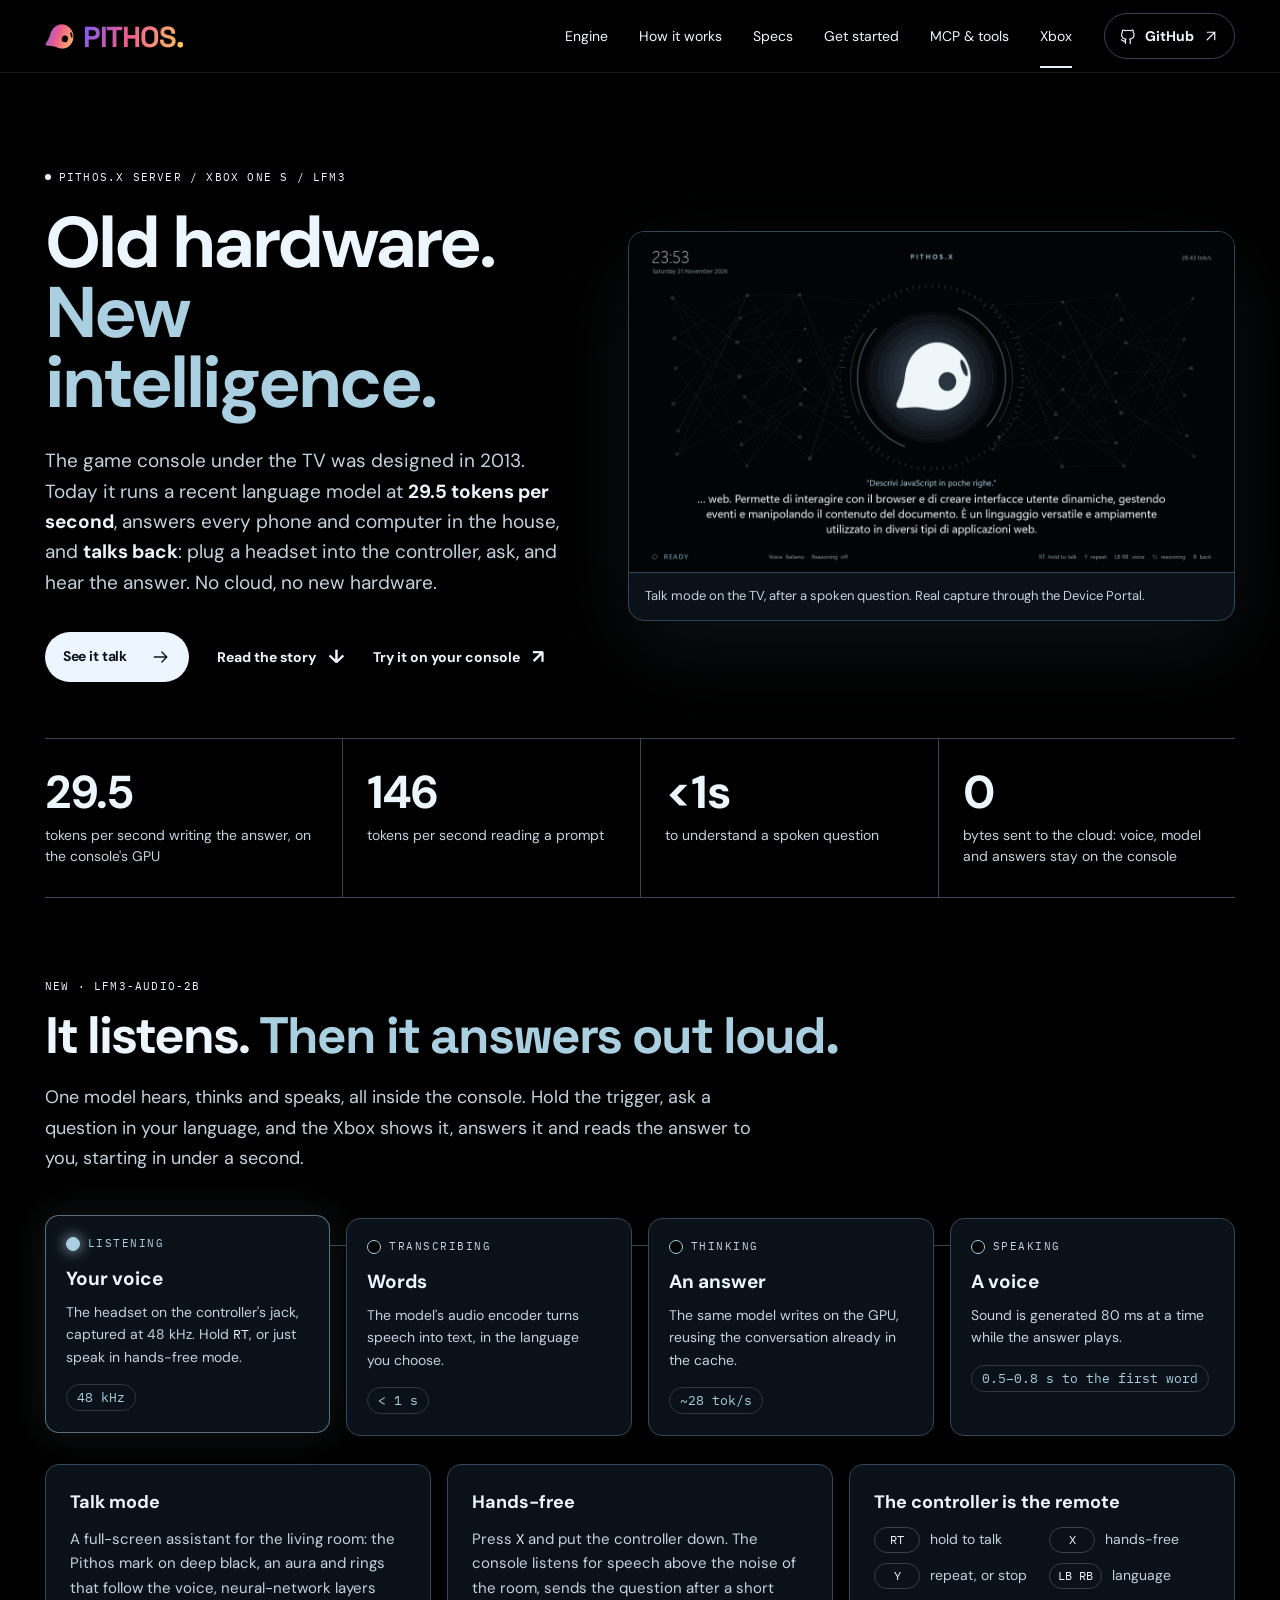
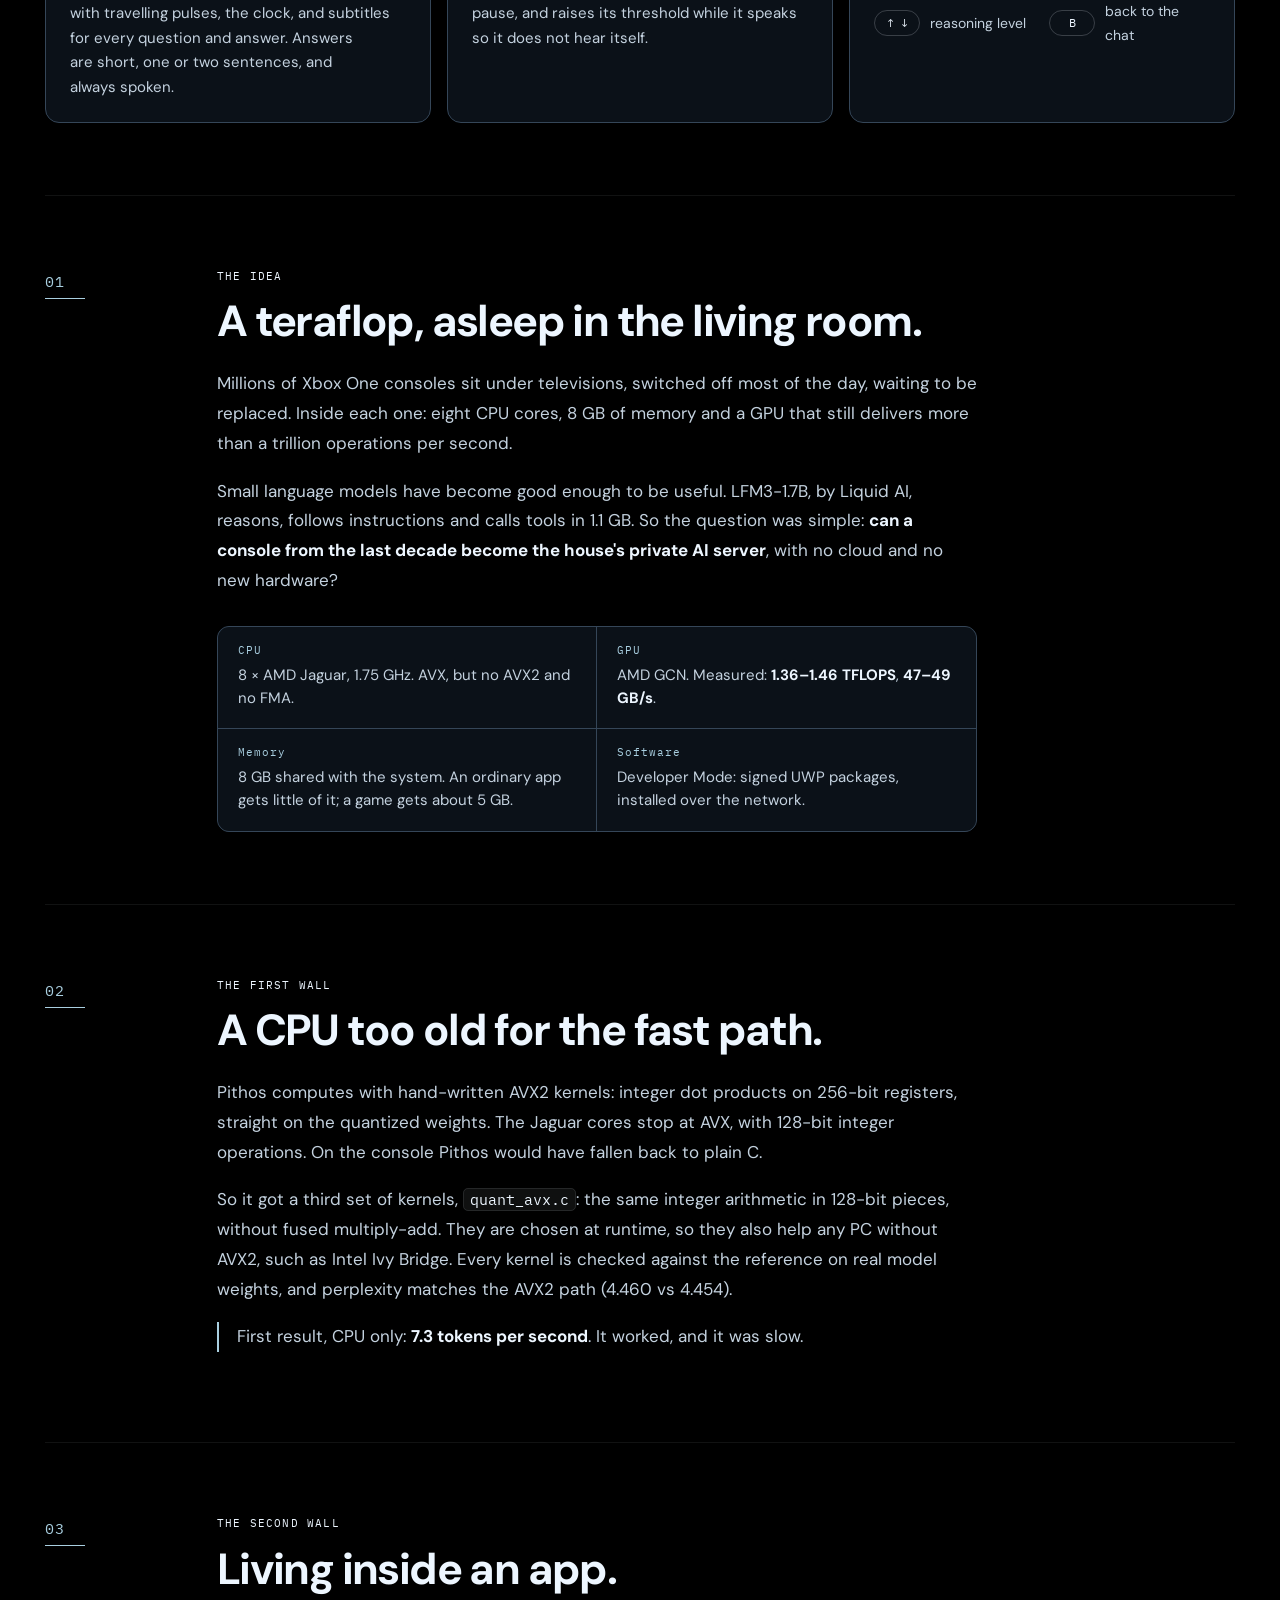
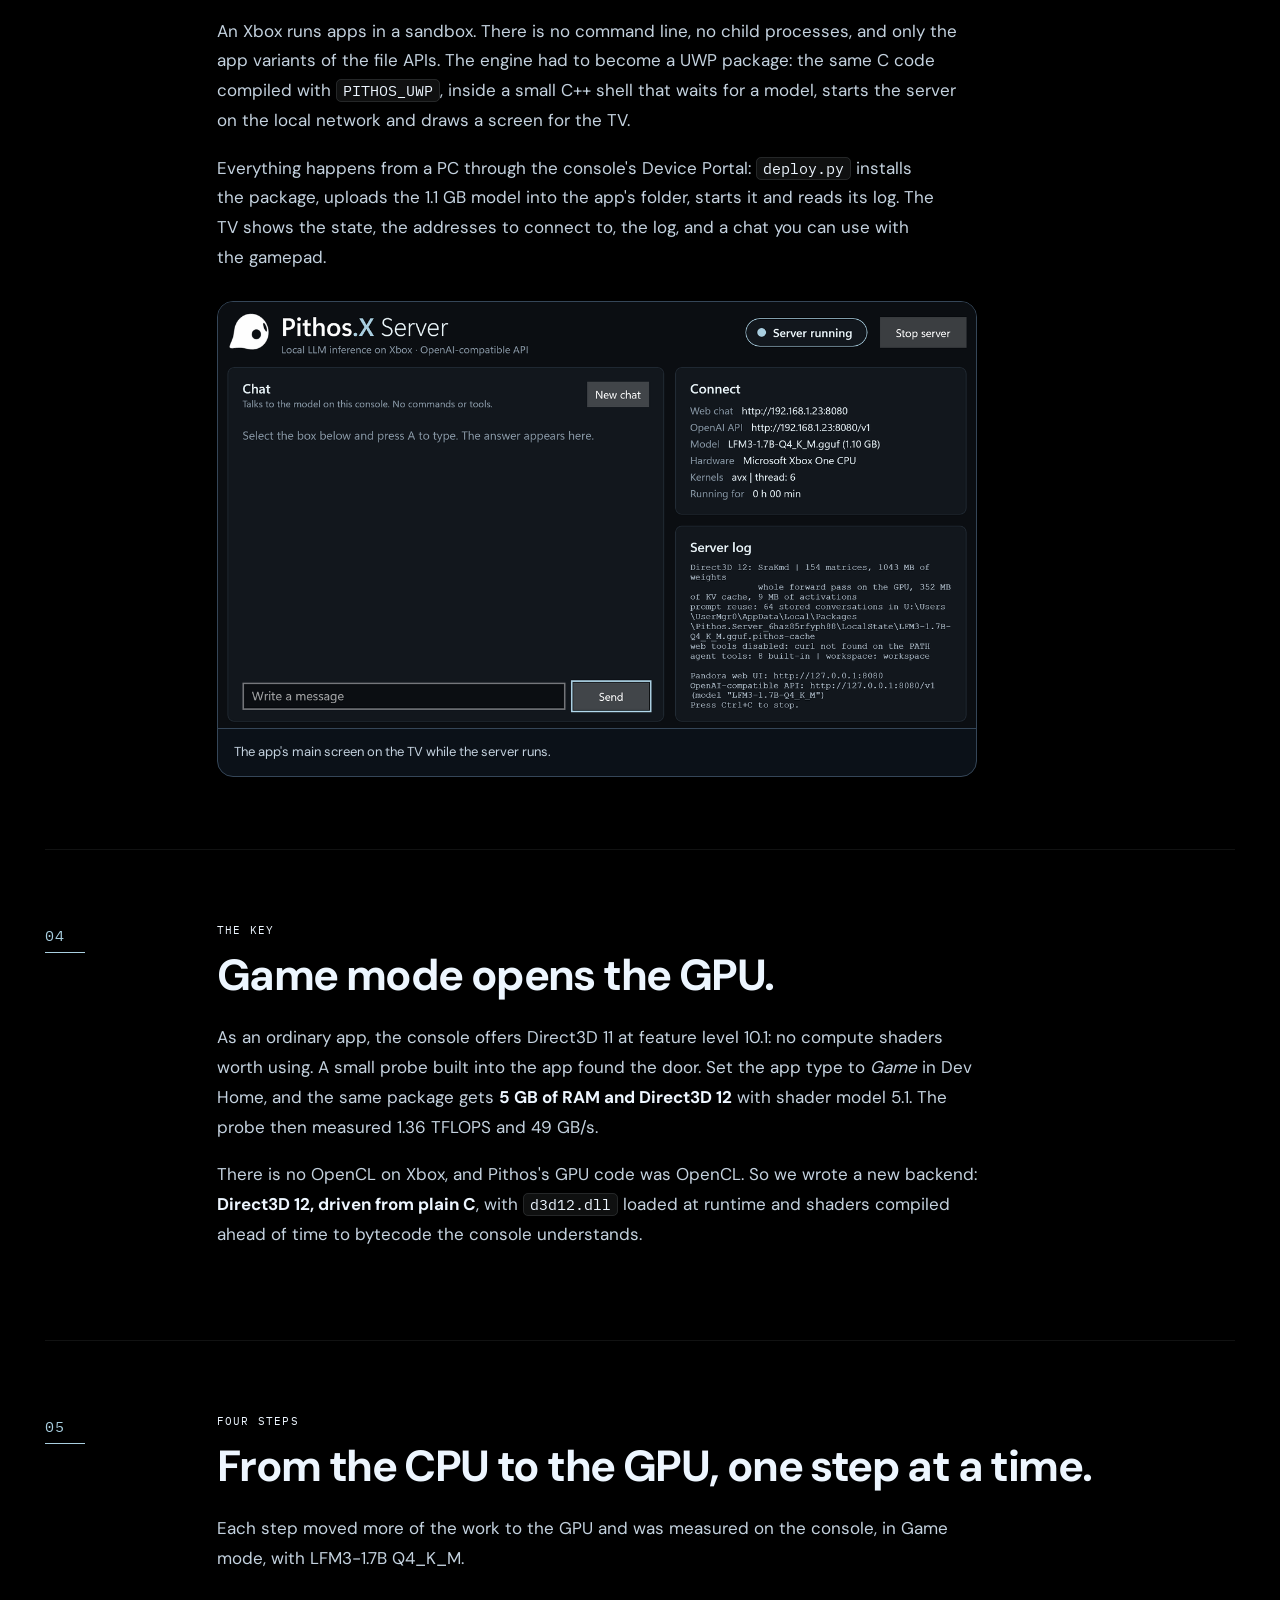
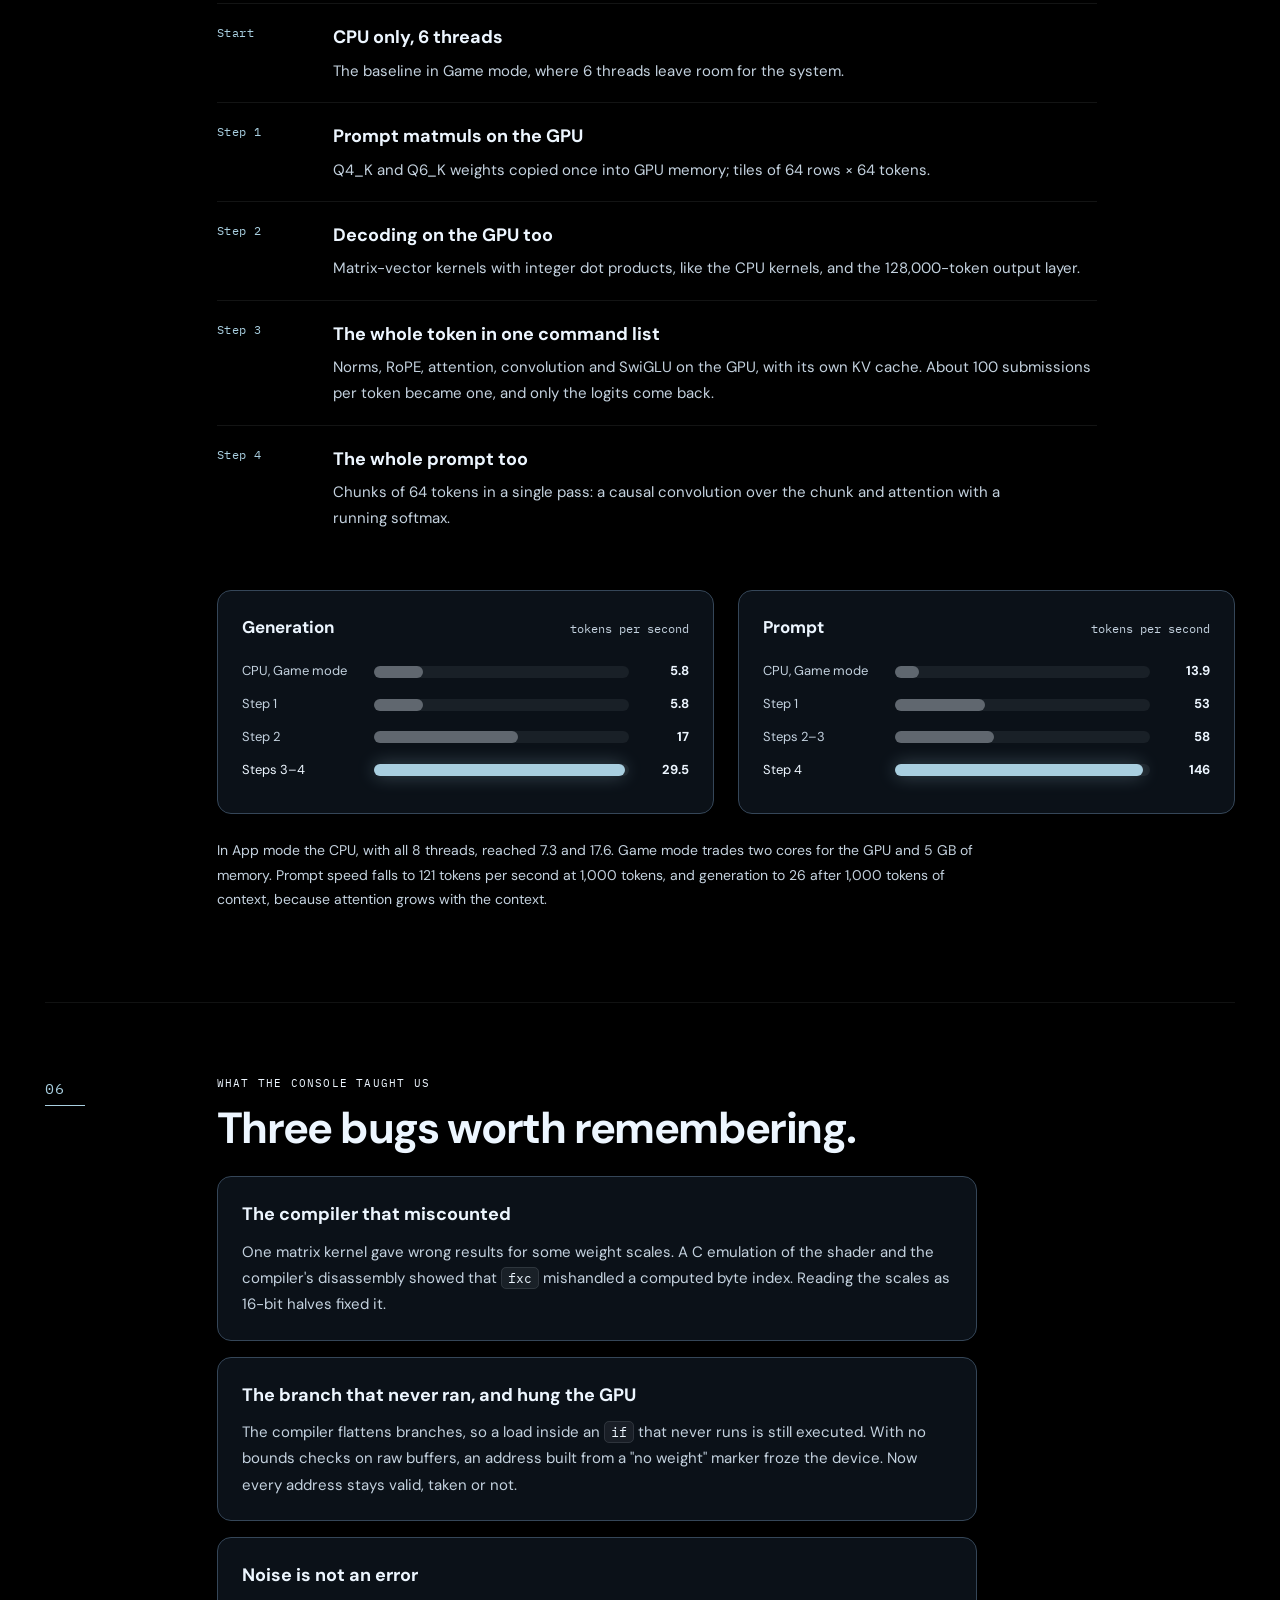
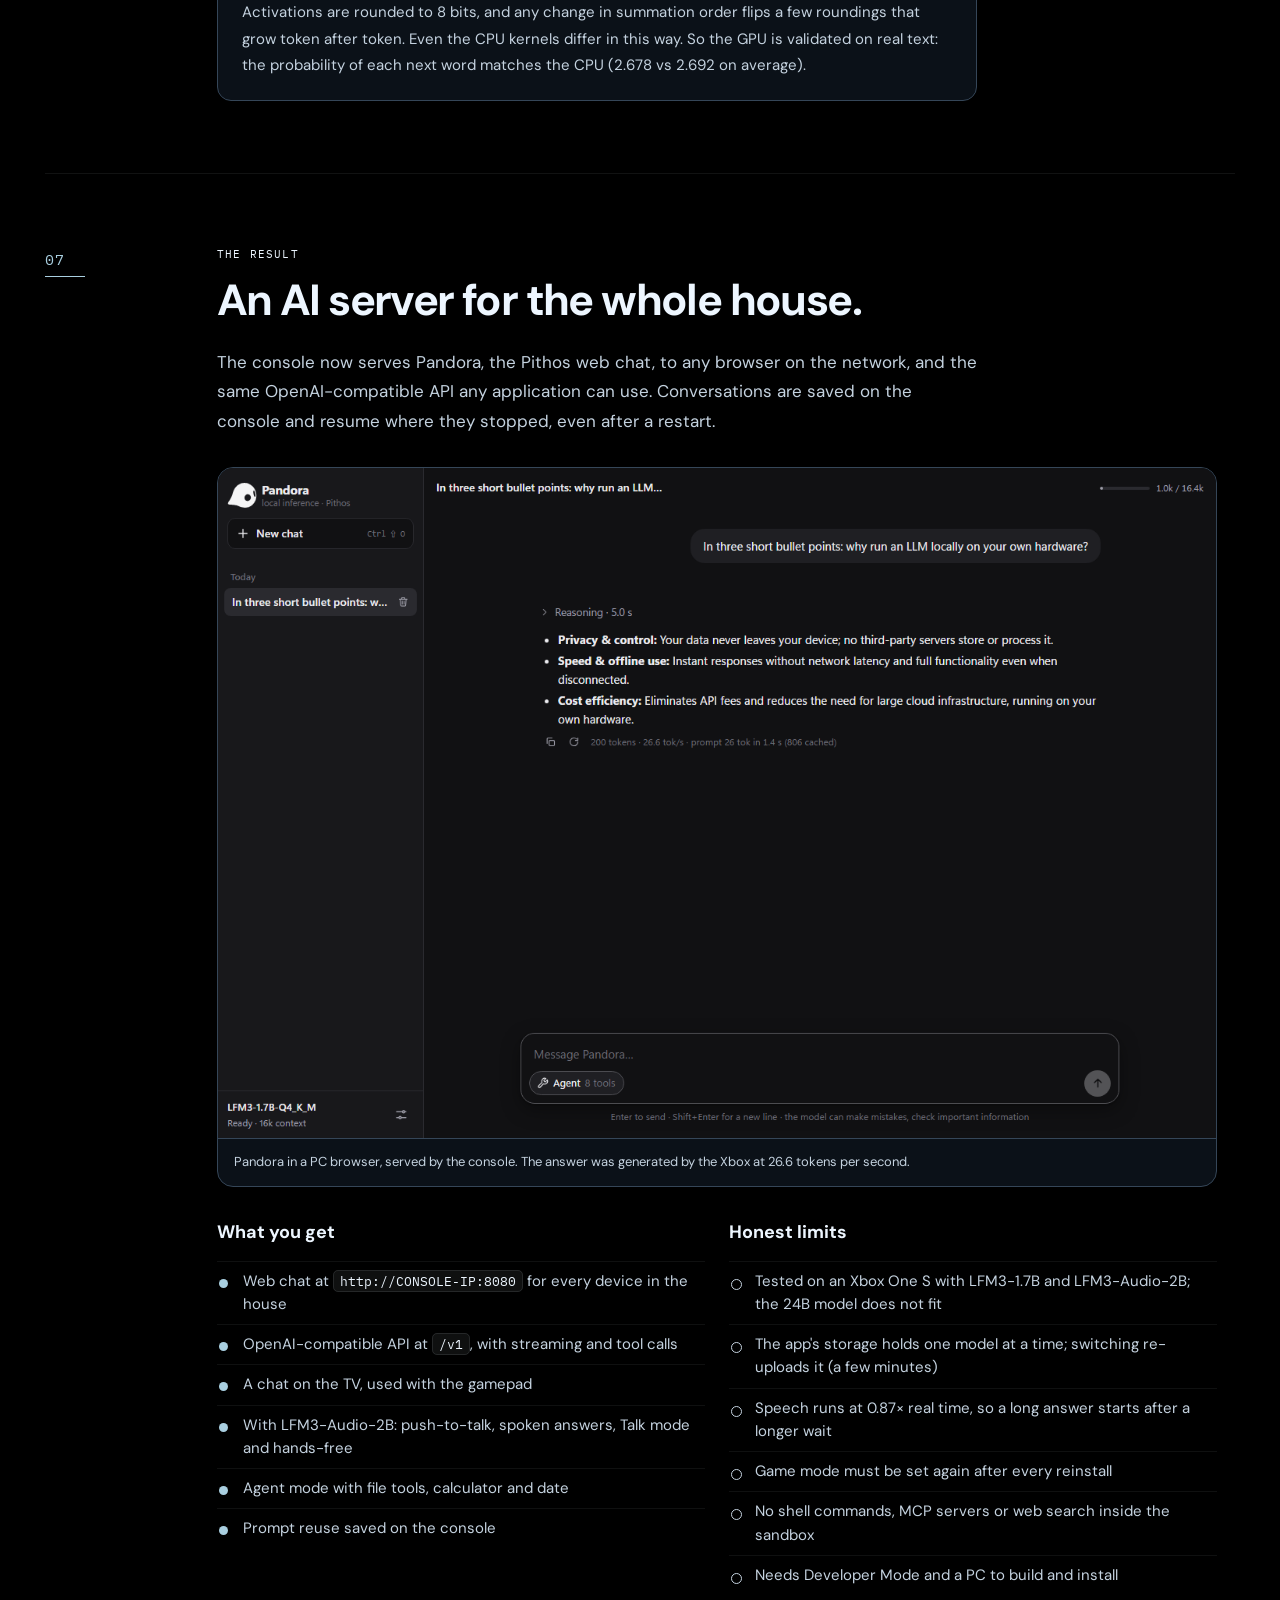
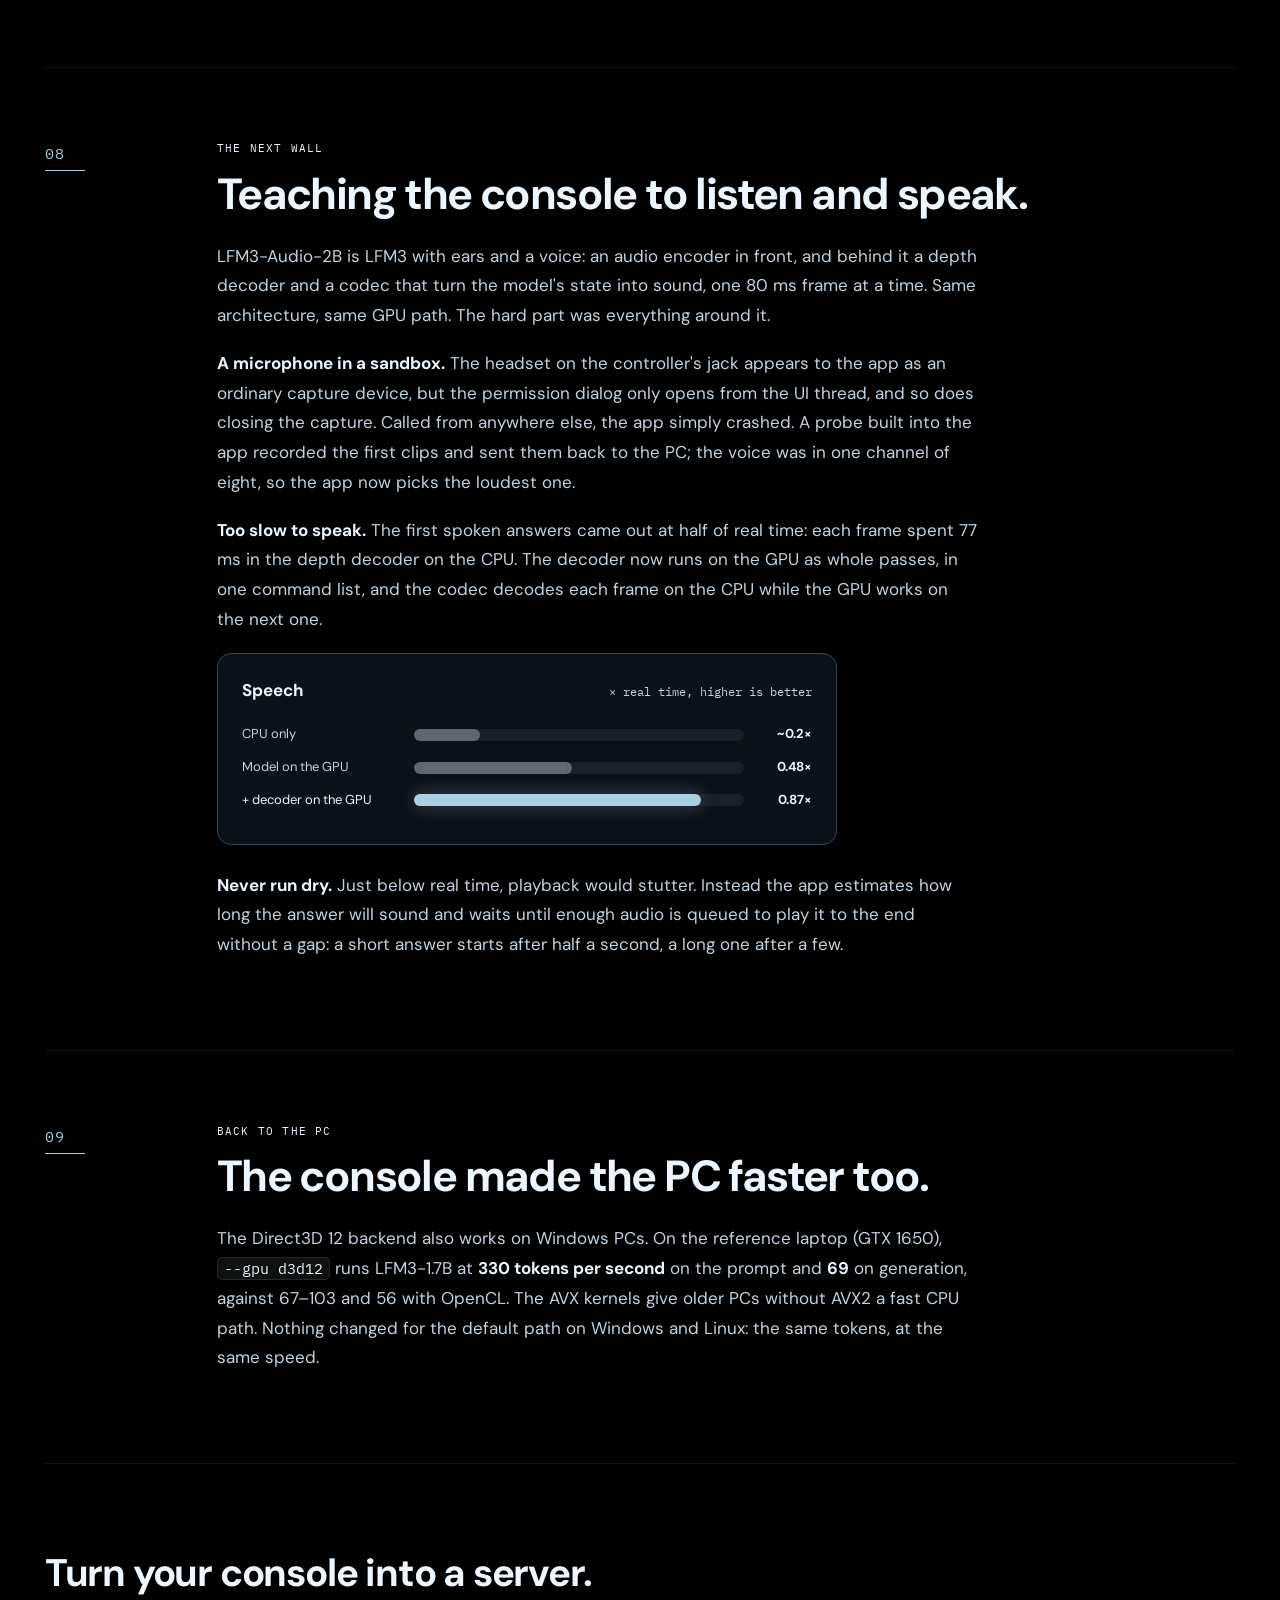
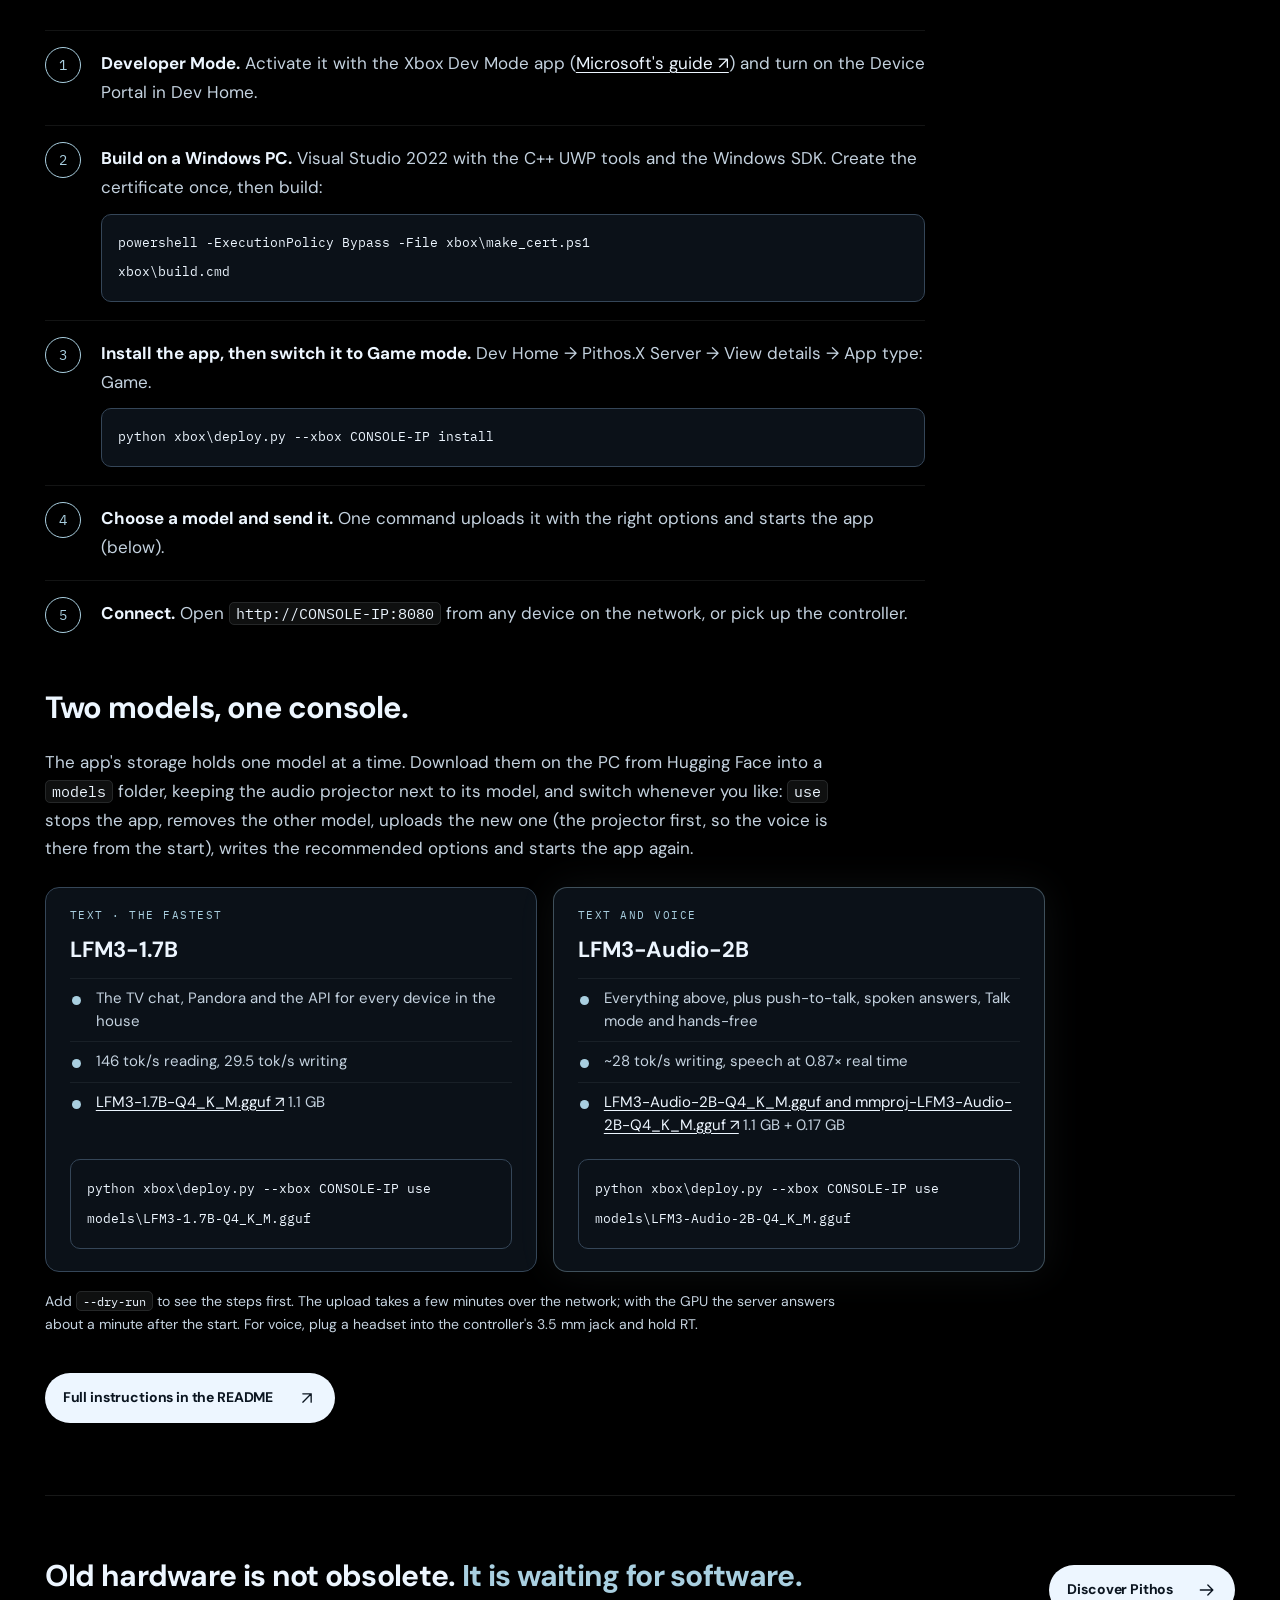
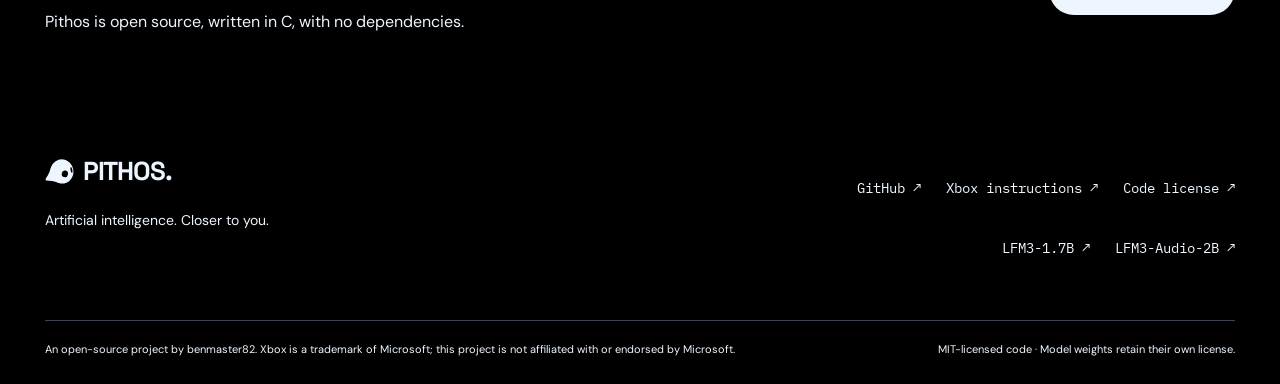
<file: docs/xbox.html>
<!doctype html>
<html lang="en">
<head>
  <meta charset="utf-8">
  <meta name="viewport" content="width=device-width,initial-scale=1">
  <meta name="theme-color" content="#000000">
  <title>Pithos.X Server — a recent LLM on an Xbox One</title>
  <meta name="description" content="An Xbox One S from a living room became a private AI: LFM3 on the console's GPU at 29.5 tokens per second, served to the whole house, and a voice assistant you talk to through the controller's headset, fully offline.">
  <link rel="canonical" href="https://benmaster82.github.io/Pithos/xbox.html">
  <meta property="og:type" content="article">
  <meta property="og:locale" content="en_US">
  <meta property="og:title" content="Pithos.X Server — a recent LLM on an Xbox One">
  <meta property="og:description" content="Old hardware, new intelligence: a language model on an Xbox One S at 29.5 tokens per second, and a voice assistant through the controller's headset. No cloud.">
  <meta property="og:url" content="https://benmaster82.github.io/Pithos/xbox.html">
  <meta property="og:site_name" content="Pithos">
  <meta property="og:image" content="https://benmaster82.github.io/Pithos/assets/social-xbox.png">
  <meta property="og:image:width" content="1200">
  <meta property="og:image:height" content="630">
  <meta property="og:image:alt" content="Old hardware. New intelligence. Pithos.X Server on an Xbox One S: 29.5 tokens per second.">
  <meta name="twitter:card" content="summary_large_image">
  <meta name="twitter:title" content="Pithos.X Server — a recent LLM on an Xbox One">
  <meta name="twitter:description" content="Old hardware, new intelligence: a language model on an Xbox One S at 29.5 tokens per second, served to every device in the house, and a voice assistant through the controller's headset.">
  <meta name="twitter:image" content="https://benmaster82.github.io/Pithos/assets/social-xbox.png">
  <meta name="twitter:image:alt" content="Old hardware. New intelligence. Pithos.X Server on an Xbox One S: 29.5 tokens per second.">
  <link rel="icon" href="assets/pandora-mark.svg" type="image/svg+xml">
  <link rel="preload" href="assets/fonts/dm-sans-regular.ttf" as="font" type="font/ttf" crossorigin>
  <link rel="stylesheet" href="styles.css">
  <link rel="stylesheet" href="theme-hack.css">
  <link rel="stylesheet" href="engine.css">
  <link rel="stylesheet" href="simple.css">
  <link rel="stylesheet" href="xbox.css?v=4">
  <script>document.documentElement.classList.add('js')</script>
  <script src="xbox.js?v=2" defer></script>
</head>
<body class="x-page">
  <svg class="svg-library" aria-hidden="true" xmlns="http://www.w3.org/2000/svg"><defs>
    <symbol id="i-arrow" viewBox="0 0 24 24"><path d="M4 12h15m-6-6 6 6-6 6"/></symbol>
    <symbol id="i-external" viewBox="0 0 24 24"><path d="M7 17 17 7M7 7h10v10"/></symbol>
    <symbol id="i-check" viewBox="0 0 24 24"><path d="m5 12 4 4L19 6"/></symbol>
    <symbol id="i-github" viewBox="0 0 24 24"><path d="M9 19c-4 1-4-2-6-2m12 5v-4c0-1-.4-1.7-1-2 3 0 6-1 6-6a5 5 0 0 0-1-3c.2-1 0-2-.5-3-2 0-3 1-3 1a10 10 0 0 0-7 0S7 4 5 4c-.5 1-.7 2-.5 3a5 5 0 0 0-1 3c0 5 3 6 6 6-.6.3-1 1-1 2v4"/></symbol>
  </defs></svg>
  <a class="skip-link" href="#main">Skip to content</a>
  <header class="site-header">
    <div class="header-inner wrap">
      <a class="brand" href="index.html" aria-label="Pithos home"><img src="assets/pandora-mark.svg" width="32" height="32" alt=""><span>pithos<span class="brand-dot">.</span></span></a>
      <button class="menu-button" aria-label="Open navigation" aria-expanded="false" aria-controls="navigation"><span></span><span></span></button>
      <nav id="navigation" aria-label="Main navigation">
        <a href="index.html#project">Engine</a><a href="index.html#architecture">How it works</a><a href="index.html#specifications">Specs</a><a href="index.html#get-started">Get started</a><a href="index.html#mcp">MCP &amp; tools</a><a href="xbox.html" aria-current="page">Xbox</a>
      </nav>
      <a class="header-github" href="https://github.com/benmaster82/Pithos" target="_blank" rel="noopener noreferrer"><svg aria-hidden="true" class="icon"><use href="#i-github"/></svg> GitHub <svg aria-hidden="true" class="icon small"><use href="#i-external"/></svg></a>
    </div>
  </header>

  <main id="main">
    <section class="x-hero wrap" aria-labelledby="x-title">
      <div class="x-hero-copy">
        <div class="eyebrow"><span class="status-dot"></span> PITHOS.X SERVER / XBOX ONE S / LFM3</div>
        <h1 id="x-title">Old hardware.<br><em>New intelligence.</em></h1>
        <p class="x-lead">The game console under the TV was designed in 2013. Today it runs a recent language model at <strong>29.5 tokens per second</strong>, answers every phone and computer in the house, and <strong>talks back</strong>: plug a headset into the controller, ask, and hear the answer. No cloud, no new hardware.</p>
        <div class="x-hero-actions"><a class="button button-dark" href="#voice">See it talk <svg aria-hidden="true" class="icon"><use href="#i-arrow"/></svg></a><a class="text-link" href="#story">Read the story <span>↓</span></a><a class="text-link" href="#try">Try it on your console <span>↗</span></a></div>
      </div>
      <figure class="x-hero-shot">
        <div class="x-live"><img src="xbox-talk.png" width="1280" height="720" alt="Talk mode on the TV: the Pithos mark between layers of a neural network, the spoken question and the answer as subtitles."></div>
        <figcaption>Talk mode on the TV, after a spoken question. Real capture through the Device Portal.</figcaption>
      </figure>
    </section>

    <div class="x-stats wrap" aria-label="Results at a glance">
      <div><strong data-count="29.5">29.5</strong><span>tokens per second writing the answer, on the console's GPU</span></div>
      <div><strong data-count="146">146</strong><span>tokens per second reading a prompt</span></div>
      <div><strong>&lt;&#8202;1&#8202;s</strong><span>to understand a spoken question</span></div>
      <div><strong>0</strong><span>bytes sent to the cloud: voice, model and answers stay on the console</span></div>
    </div>

    <section class="x-voice wrap" id="voice" aria-labelledby="voice-title">
      <div class="x-voice-head">
        <span class="eyebrow">NEW · LFM3-AUDIO-2B</span>
        <h2 id="voice-title">It listens. <em>Then it answers out loud.</em></h2>
        <p>One model hears, thinks and speaks, all inside the console. Hold the trigger, ask a question in your language, and the Xbox shows it, answers it and reads the answer to you, starting in under a second.</p>
      </div>
      <ol class="x-pipe" aria-label="What happens after a spoken question">
        <li data-state="LISTENING"><span class="x-pipe-state">Listening</span><h3>Your voice</h3><p>The headset on the controller's jack, captured at 48 kHz. Hold <b>RT</b>, or just speak in hands-free mode.</p><span class="x-pipe-metric">48 kHz</span></li>
        <li data-state="TRANSCRIBING"><span class="x-pipe-state">Transcribing</span><h3>Words</h3><p>The model's audio encoder turns speech into text, in the language you choose.</p><span class="x-pipe-metric">&lt; 1 s</span></li>
        <li data-state="THINKING"><span class="x-pipe-state">Thinking</span><h3>An answer</h3><p>The same model writes on the GPU, reusing the conversation already in the cache.</p><span class="x-pipe-metric">~28 tok/s</span></li>
        <li data-state="SPEAKING"><span class="x-pipe-state">Speaking</span><h3>A voice</h3><p>Sound is generated 80 ms at a time while the answer plays.</p><span class="x-pipe-metric">0.5–0.8 s to the first word</span></li>
      </ol>
      <div class="x-voice-grid">
        <div class="x-voice-card">
          <h3>Talk mode</h3>
          <p>A full-screen assistant for the living room: the Pithos mark on deep black, an aura and rings that follow the voice, neural-network layers with travelling pulses, the clock, and subtitles for every question and answer. Answers are short, one or two sentences, and always spoken.</p>
        </div>
        <div class="x-voice-card">
          <h3>Hands-free</h3>
          <p>Press <b>X</b> and put the controller down. The console listens for speech above the noise of the room, sends the question after a short pause, and raises its threshold while it speaks so it does not hear itself.</p>
        </div>
        <div class="x-voice-card">
          <h3>The controller is the remote</h3>
          <dl class="x-pad">
            <div><dt>RT</dt><dd>hold to talk</dd></div>
            <div><dt>X</dt><dd>hands-free</dd></div>
            <div><dt>Y</dt><dd>repeat, or stop</dd></div>
            <div><dt>LB RB</dt><dd>language</dd></div>
            <div><dt>↑ ↓</dt><dd>reasoning level</dd></div>
            <div><dt>B</dt><dd>back to the chat</dd></div>
          </dl>
        </div>
      </div>
    </section>

    <article class="x-story" id="story">
      <section class="x-chapter wrap" aria-labelledby="c1">
        <div class="x-chapter-num">01</div>
        <div class="x-chapter-body">
          <span class="eyebrow">THE IDEA</span>
          <h2 id="c1">A teraflop, asleep in the living room.</h2>
          <p>Millions of Xbox One consoles sit under televisions, switched off most of the day, waiting to be replaced. Inside each one: eight CPU cores, 8 GB of memory and a GPU that still delivers more than a trillion operations per second.</p>
          <p>Small language models have become good enough to be useful. LFM3-1.7B, by Liquid AI, reasons, follows instructions and calls tools in 1.1 GB. So the question was simple: <strong>can a console from the last decade become the house's private AI server</strong>, with no cloud and no new hardware?</p>
          <dl class="x-spec">
            <div><dt>CPU</dt><dd>8 × AMD Jaguar, 1.75 GHz. AVX, but no AVX2 and no FMA.</dd></div>
            <div><dt>GPU</dt><dd>AMD GCN. Measured: <strong>1.36–1.46 TFLOPS</strong>, <strong>47–49 GB/s</strong>.</dd></div>
            <div><dt>Memory</dt><dd>8 GB shared with the system. An ordinary app gets little of it; a game gets about 5 GB.</dd></div>
            <div><dt>Software</dt><dd>Developer Mode: signed UWP packages, installed over the network.</dd></div>
          </dl>
        </div>
      </section>

      <section class="x-chapter wrap" aria-labelledby="c2">
        <div class="x-chapter-num">02</div>
        <div class="x-chapter-body">
          <span class="eyebrow">THE FIRST WALL</span>
          <h2 id="c2">A CPU too old for the fast path.</h2>
          <p>Pithos computes with hand-written AVX2 kernels: integer dot products on 256-bit registers, straight on the quantized weights. The Jaguar cores stop at AVX, with 128-bit integer operations. On the console Pithos would have fallen back to plain C.</p>
          <p>So it got a third set of kernels, <code>quant_avx.c</code>: the same integer arithmetic in 128-bit pieces, without fused multiply-add. They are chosen at runtime, so they also help any PC without AVX2, such as Intel Ivy Bridge. Every kernel is checked against the reference on real model weights, and perplexity matches the AVX2 path (4.460 vs 4.454).</p>
          <p class="x-note">First result, CPU only: <strong>7.3 tokens per second</strong>. It worked, and it was slow.</p>
        </div>
      </section>

      <section class="x-chapter wrap" aria-labelledby="c3">
        <div class="x-chapter-num">03</div>
        <div class="x-chapter-body">
          <span class="eyebrow">THE SECOND WALL</span>
          <h2 id="c3">Living inside an app.</h2>
          <p>An Xbox runs apps in a sandbox. There is no command line, no child processes, and only the app variants of the file APIs. The engine had to become a UWP package: the same C code compiled with <code>PITHOS_UWP</code>, inside a small C++ shell that waits for a model, starts the server on the local network and draws a screen for the TV.</p>
          <p>Everything happens from a PC through the console's Device Portal: <code>deploy.py</code> installs the package, uploads the 1.1 GB model into the app's folder, starts it and reads its log. The TV shows the state, the addresses to connect to, the log, and a chat you can use with the gamepad.</p>
          <figure class="x-shot x-shot-inline">
            <img src="xbox-tv.png" width="1280" height="720" loading="lazy" alt="Pithos.X Server on the TV: the server state, a chat, the addresses to connect to and the server log.">
            <figcaption>The app's main screen on the TV while the server runs.</figcaption>
          </figure>
        </div>
      </section>

      <section class="x-chapter wrap" aria-labelledby="c4">
        <div class="x-chapter-num">04</div>
        <div class="x-chapter-body">
          <span class="eyebrow">THE KEY</span>
          <h2 id="c4">Game mode opens the GPU.</h2>
          <p>As an ordinary app, the console offers Direct3D 11 at feature level 10.1: no compute shaders worth using. A small probe built into the app found the door. Set the app type to <em>Game</em> in Dev Home, and the same package gets <strong>5 GB of RAM and Direct3D 12</strong> with shader model 5.1. The probe then measured 1.36 TFLOPS and 49 GB/s.</p>
          <p>There is no OpenCL on Xbox, and Pithos's GPU code was OpenCL. So we wrote a new backend: <strong>Direct3D 12, driven from plain C</strong>, with <code>d3d12.dll</code> loaded at runtime and shaders compiled ahead of time to bytecode the console understands.</p>
        </div>
      </section>

      <section class="x-chapter x-chapter-wide wrap" aria-labelledby="c5">
        <div class="x-chapter-num">05</div>
        <div class="x-chapter-body">
          <span class="eyebrow">FOUR STEPS</span>
          <h2 id="c5">From the CPU to the GPU, one step at a time.</h2>
          <p>Each step moved more of the work to the GPU and was measured on the console, in Game mode, with LFM3-1.7B Q4_K_M.</p>
          <ol class="x-steps">
            <li><span class="x-step-tag">Start</span><div><h3>CPU only, 6 threads</h3><p>The baseline in Game mode, where 6 threads leave room for the system.</p></div></li>
            <li><span class="x-step-tag">Step 1</span><div><h3>Prompt matmuls on the GPU</h3><p>Q4_K and Q6_K weights copied once into GPU memory; tiles of 64 rows × 64 tokens.</p></div></li>
            <li><span class="x-step-tag">Step 2</span><div><h3>Decoding on the GPU too</h3><p>Matrix-vector kernels with integer dot products, like the CPU kernels, and the 128,000-token output layer.</p></div></li>
            <li><span class="x-step-tag">Step 3</span><div><h3>The whole token in one command list</h3><p>Norms, RoPE, attention, convolution and SwiGLU on the GPU, with its own KV cache. About 100 submissions per token became one, and only the logits come back.</p></div></li>
            <li><span class="x-step-tag">Step 4</span><div><h3>The whole prompt too</h3><p>Chunks of 64 tokens in a single pass: a causal convolution over the chunk and attention with a running softmax.</p></div></li>
          </ol>
          <div class="x-charts">
            <figure class="x-chart" aria-labelledby="chart-gen">
              <figcaption id="chart-gen"><strong>Generation</strong> <span>tokens per second</span></figcaption>
              <div class="x-bar" style="--v:5.8"><span>CPU, Game mode</span><b>5.8</b></div>
              <div class="x-bar" style="--v:5.8"><span>Step 1</span><b>5.8</b></div>
              <div class="x-bar" style="--v:17"><span>Step 2</span><b>17</b></div>
              <div class="x-bar is-final" style="--v:29.5"><span>Steps 3–4</span><b>29.5</b></div>
            </figure>
            <figure class="x-chart is-prompt" aria-labelledby="chart-prompt">
              <figcaption id="chart-prompt"><strong>Prompt</strong> <span>tokens per second</span></figcaption>
              <div class="x-bar" style="--v:13.9"><span>CPU, Game mode</span><b>13.9</b></div>
              <div class="x-bar" style="--v:53"><span>Step 1</span><b>53</b></div>
              <div class="x-bar" style="--v:58"><span>Steps 2–3</span><b>58</b></div>
              <div class="x-bar is-final" style="--v:146"><span>Step 4</span><b>146</b></div>
            </figure>
          </div>
          <p class="x-small">In App mode the CPU, with all 8 threads, reached 7.3 and 17.6. Game mode trades two cores for the GPU and 5 GB of memory. Prompt speed falls to 121 tokens per second at 1,000 tokens, and generation to 26 after 1,000 tokens of context, because attention grows with the context.</p>
        </div>
      </section>

      <section class="x-chapter wrap" aria-labelledby="c6">
        <div class="x-chapter-num">06</div>
        <div class="x-chapter-body">
          <span class="eyebrow">WHAT THE CONSOLE TAUGHT US</span>
          <h2 id="c6">Three bugs worth remembering.</h2>
          <div class="x-lessons">
            <article><h3>The compiler that miscounted</h3><p>One matrix kernel gave wrong results for some weight scales. A C emulation of the shader and the compiler's disassembly showed that <code>fxc</code> mishandled a computed byte index. Reading the scales as 16-bit halves fixed it.</p></article>
            <article><h3>The branch that never ran, and hung the GPU</h3><p>The compiler flattens branches, so a load inside an <code>if</code> that never runs is still executed. With no bounds checks on raw buffers, an address built from a "no weight" marker froze the device. Now every address stays valid, taken or not.</p></article>
            <article><h3>Noise is not an error</h3><p>Activations are rounded to 8 bits, and any change in summation order flips a few roundings that grow token after token. Even the CPU kernels differ in this way. So the GPU is validated on real text: the probability of each next word matches the CPU (2.678 vs 2.692 on average).</p></article>
          </div>
        </div>
      </section>

      <section class="x-chapter x-chapter-wide wrap" aria-labelledby="c7">
        <div class="x-chapter-num">07</div>
        <div class="x-chapter-body">
          <span class="eyebrow">THE RESULT</span>
          <h2 id="c7">An AI server for the whole house.</h2>
          <p>The console now serves Pandora, the Pithos web chat, to any browser on the network, and the same OpenAI-compatible API any application can use. Conversations are saved on the console and resume where they stopped, even after a restart.</p>
          <figure class="x-shot">
            <img src="xbox-pandora-dark.png" width="1280" height="860" loading="lazy" alt="Pandora in a PC browser, connected to the Xbox, with an answer generated at 26.6 tokens per second.">
            <figcaption>Pandora in a PC browser, served by the console. The answer was generated by the Xbox at 26.6 tokens per second.</figcaption>
          </figure>
          <div class="x-two">
            <div><h3>What you get</h3><ul class="x-list">
              <li>Web chat at <code>http://CONSOLE-IP:8080</code> for every device in the house</li>
              <li>OpenAI-compatible API at <code>/v1</code>, with streaming and tool calls</li>
              <li>A chat on the TV, used with the gamepad</li>
              <li>With LFM3-Audio-2B: push-to-talk, spoken answers, Talk mode and hands-free</li>
              <li>Agent mode with file tools, calculator and date</li>
              <li>Prompt reuse saved on the console</li>
            </ul></div>
            <div><h3>Honest limits</h3><ul class="x-list is-limits">
              <li>Tested on an Xbox One S with LFM3-1.7B and LFM3-Audio-2B; the 24B model does not fit</li>
              <li>The app's storage holds one model at a time; switching re-uploads it (a few minutes)</li>
              <li>Speech runs at 0.87× real time, so a long answer starts after a longer wait</li>
              <li>Game mode must be set again after every reinstall</li>
              <li>No shell commands, MCP servers or web search inside the sandbox</li>
              <li>Needs Developer Mode and a PC to build and install</li>
            </ul></div>
          </div>
        </div>
      </section>

      <section class="x-chapter x-chapter-wide wrap" aria-labelledby="c8">
        <div class="x-chapter-num">08</div>
        <div class="x-chapter-body">
          <span class="eyebrow">THE NEXT WALL</span>
          <h2 id="c8">Teaching the console to listen and speak.</h2>
          <p>LFM3-Audio-2B is LFM3 with ears and a voice: an audio encoder in front, and behind it a depth decoder and a codec that turn the model's state into sound, one 80 ms frame at a time. Same architecture, same GPU path. The hard part was everything around it.</p>
          <p><strong>A microphone in a sandbox.</strong> The headset on the controller's jack appears to the app as an ordinary capture device, but the permission dialog only opens from the UI thread, and so does closing the capture. Called from anywhere else, the app simply crashed. A probe built into the app recorded the first clips and sent them back to the PC; the voice was in one channel of eight, so the app now picks the loudest one.</p>
          <p><strong>Too slow to speak.</strong> The first spoken answers came out at half of real time: each frame spent 77 ms in the depth decoder on the CPU. The decoder now runs on the GPU as whole passes, in one command list, and the codec decodes each frame on the CPU while the GPU works on the next one.</p>
          <figure class="x-chart is-speech" aria-labelledby="chart-speech">
            <figcaption id="chart-speech"><strong>Speech</strong> <span>× real time, higher is better</span></figcaption>
            <div class="x-bar" style="--v:.2"><span>CPU only</span><b>~0.2×</b></div>
            <div class="x-bar" style="--v:.48"><span>Model on the GPU</span><b>0.48×</b></div>
            <div class="x-bar is-final" style="--v:.87"><span>+ decoder on the GPU</span><b>0.87×</b></div>
          </figure>
          <p><strong>Never run dry.</strong> Just below real time, playback would stutter. Instead the app estimates how long the answer will sound and waits until enough audio is queued to play it to the end without a gap: a short answer starts after half a second, a long one after a few.</p>
        </div>
      </section>

      <section class="x-chapter wrap" aria-labelledby="c9">
        <div class="x-chapter-num">09</div>
        <div class="x-chapter-body">
          <span class="eyebrow">BACK TO THE PC</span>
          <h2 id="c9">The console made the PC faster too.</h2>
          <p>The Direct3D 12 backend also works on Windows PCs. On the reference laptop (GTX 1650), <code>--gpu d3d12</code> runs LFM3-1.7B at <strong>330 tokens per second</strong> on the prompt and <strong>69</strong> on generation, against 67–103 and 56 with OpenCL. The AVX kernels give older PCs without AVX2 a fast CPU path. Nothing changed for the default path on Windows and Linux: the same tokens, at the same speed.</p>
        </div>
      </section>
    </article>

    <section class="x-try section-space wrap" id="try" aria-labelledby="try-title">
      <div class="section-heading"><span class="eyebrow">TRY IT</span><h2 id="try-title">Turn your console into a server.</h2></div>
      <ol class="x-try-steps">
        <li><strong>Developer Mode.</strong> Activate it with the Xbox Dev Mode app (<a href="https://learn.microsoft.com/windows/uwp/xbox-apps/devkit-activation" target="_blank" rel="noopener noreferrer">Microsoft's guide ↗</a>) and turn on the Device Portal in Dev Home.</li>
        <li><strong>Build on a Windows PC.</strong> Visual Studio 2022 with the C++ UWP tools and the Windows SDK. Create the certificate once, then build:<pre><code>powershell -ExecutionPolicy Bypass -File xbox\make_cert.ps1
xbox\build.cmd</code></pre></li>
        <li><strong>Install the app, then switch it to Game mode.</strong> Dev Home → Pithos.X Server → View details → App type: Game.<pre><code>python xbox\deploy.py --xbox CONSOLE-IP install</code></pre></li>
        <li><strong>Choose a model and send it.</strong> One command uploads it with the right options and starts the app (below).</li>
        <li><strong>Connect.</strong> Open <code>http://CONSOLE-IP:8080</code> from any device on the network, or pick up the controller.</li>
      </ol>

      <div class="x-models" aria-labelledby="models-title">
        <h3 id="models-title">Two models, one console.</h3>
        <p>The app's storage holds one model at a time. Download them on the PC from Hugging Face into a <code>models</code> folder, keeping the audio projector next to its model, and switch whenever you like: <code>use</code> stops the app, removes the other model, uploads the new one (the projector first, so the voice is there from the start), writes the recommended options and starts the app again.</p>
        <div class="x-model-cards">
          <article>
            <span class="x-model-tag">Text · the fastest</span>
            <h4>LFM3-1.7B</h4>
            <ul class="x-list">
              <li>The TV chat, Pandora and the API for every device in the house</li>
              <li>146 tok/s reading, 29.5 tok/s writing</li>
              <li><a href="https://huggingface.co/LiquidAI/LFM3-1.7B-GGUF" target="_blank" rel="noopener noreferrer">LFM3-1.7B-Q4_K_M.gguf ↗</a> 1.1 GB</li>
            </ul>
            <pre><code>python xbox\deploy.py --xbox CONSOLE-IP use models\LFM3-1.7B-Q4_K_M.gguf</code></pre>
          </article>
          <article class="is-voice">
            <span class="x-model-tag">Text and voice</span>
            <h4>LFM3-Audio-2B</h4>
            <ul class="x-list">
              <li>Everything above, plus push-to-talk, spoken answers, Talk mode and hands-free</li>
              <li>~28 tok/s writing, speech at 0.87× real time</li>
              <li><a href="https://huggingface.co/LiquidAI/LFM3-Audio-2B-GGUF" target="_blank" rel="noopener noreferrer">LFM3-Audio-2B-Q4_K_M.gguf and mmproj-LFM3-Audio-2B-Q4_K_M.gguf ↗</a> 1.1 GB + 0.17 GB</li>
            </ul>
            <pre><code>python xbox\deploy.py --xbox CONSOLE-IP use models\LFM3-Audio-2B-Q4_K_M.gguf</code></pre>
          </article>
        </div>
        <p class="x-small">Add <code>--dry-run</code> to see the steps first. The upload takes a few minutes over the network; with the GPU the server answers about a minute after the start. For voice, plug a headset into the controller's 3.5 mm jack and hold RT.</p>
      </div>
      <a class="button button-dark" href="https://github.com/benmaster82/Pithos#xbox-one" target="_blank" rel="noopener noreferrer">Full instructions in the README <svg aria-hidden="true" class="icon"><use href="#i-external"/></svg></a>
    </section>

    <section class="closing-cta wrap"><div><span class="eyebrow">BEFORE YOU REPLACE IT.</span><h2>Old hardware is not obsolete. <em>It is waiting for software.</em></h2><p>Pithos is open source, written in C, with no dependencies.</p></div><a class="button button-dark" href="index.html">Discover Pithos <svg aria-hidden="true" class="icon"><use href="#i-arrow"/></svg></a></section>
  </main>

  <footer class="wrap site-footer"><div><a class="brand" href="index.html"><img src="assets/pandora-mark.svg" width="27" height="27" alt=""><span>pithos<span class="brand-dot">.</span></span></a><p>Artificial intelligence. Closer to you.</p></div><div class="footer-links"><a href="https://github.com/benmaster82/Pithos" target="_blank" rel="noopener noreferrer">GitHub ↗</a><a href="https://github.com/benmaster82/Pithos#xbox-one" target="_blank" rel="noopener noreferrer">Xbox instructions ↗</a><a href="https://github.com/benmaster82/Pithos/blob/main/LICENSE" target="_blank" rel="noopener noreferrer">Code license ↗</a><a href="https://huggingface.co/LiquidAI/LFM3-1.7B-GGUF" target="_blank" rel="noopener noreferrer">LFM3-1.7B ↗</a><a href="https://huggingface.co/LiquidAI/LFM3-Audio-2B-GGUF" target="_blank" rel="noopener noreferrer">LFM3-Audio-2B ↗</a></div><div class="footer-bottom"><span>An open-source project by <a href="https://github.com/benmaster82" target="_blank" rel="noopener noreferrer">benmaster82</a>. Xbox is a trademark of Microsoft; this project is not affiliated with or endorsed by Microsoft.</span><span>MIT-licensed code · Model weights retain their own license.</span></div></footer>
</body>
</html>
</file>
<file: docs/styles.css>
@font-face{font-family:DM Sans;src:url('assets/fonts/dm-sans-regular.ttf') format('truetype');font-weight:400;font-display:swap}@font-face{font-family:DM Sans;src:url('assets/fonts/dm-sans-bold.ttf') format('truetype');font-weight:600 800;font-display:swap}
:root{--paper:#f5f4ee;--ink:#242b23;--muted:#62685e;--line:#d9dcd1;--lime:#d6f48d;--olive:#65774b;--white:#fff;--dark:#22291f;--radius:14px;--serif:'Instrument Serif',Georgia,serif;--sans:'DM Sans',Arial,sans-serif}*{box-sizing:border-box}html{scroll-behavior:smooth;scroll-padding-top:94px}body{margin:0;background:var(--paper);color:var(--ink);font-family:var(--sans);font-size:16px;-webkit-font-smoothing:antialiased;line-height:1.6}button,input{font:inherit}button,a{-webkit-tap-highlight-color:transparent}button{cursor:pointer}a{color:inherit;text-decoration:none}p,h1,h2,h3,figure{margin:0}button{color:inherit}button:disabled{cursor:default}img{max-width:100%;display:block}::selection{background:var(--lime);color:var(--ink)}:focus-visible{outline:3px solid #71923e;outline-offset:5px}.wrap{width:min(1232px,calc(100% - 96px));margin-inline:auto}.icon{width:24px;height:24px;fill:none;stroke:currentColor;stroke-width:1.6;stroke-linecap:round;stroke-linejoin:round;flex-shrink:0;vertical-align:middle}.icon.small{width:18px;height:18px}.svg-library{position:absolute;width:0;height:0;overflow:hidden}.skip-link{position:fixed;top:-100px;left:20px;z-index:200;background:var(--ink);color:white;padding:12px 18px;border-radius:6px}.skip-link:focus{top:12px}.site-header{position:sticky;top:0;z-index:50;background:rgba(245,244,238,.94);backdrop-filter:blur(18px);border-bottom:1px solid rgba(217,220,209,.7)}.header-inner{height:86px;display:flex;align-items:center;justify-content:space-between;gap:32px}.brand{display:inline-flex;align-items:center;gap:8px;line-height:1;font-weight:700;font-size:32px;letter-spacing:-1.8px}.brand-dot{color:var(--olive)}.brand img{transform:rotate(-9deg)}nav{display:flex;gap:31px;align-items:center;margin-left:auto}nav a{font-size:13px;font-weight:600;position:relative}nav a:after{content:'';position:absolute;left:0;right:0;bottom:-8px;height:2px;background:var(--olive);transform:scaleX(0);transform-origin:left;transition:transform .2s}nav a:hover:after,nav a[aria-current]:after{transform:scaleX(1)}.header-github{display:flex;align-items:center;gap:8px;border:1px solid var(--line);padding:10px 14px;border-radius:7px;font-size:13px;font-weight:600;transition:background .2s}.header-github:hover{background:var(--lime)}.header-github>.icon:first-child{width:18px;height:18px}.menu-button{display:none}.eyebrow{font-size:10px;letter-spacing:1.9px;font-weight:700;display:flex;align-items:center;gap:8px;line-height:1.5}.status-dot{display:inline-block;width:6px;height:6px;background:var(--olive);border-radius:100%;flex-shrink:0}.hero{display:grid;grid-template-columns:1fr 1fr;align-items:center;gap:30px;padding-top:72px;padding-bottom:64px}.hero h1{font-size:clamp(68px,7.2vw,104px);letter-spacing:-6px;line-height:.99;font-weight:600;margin:26px 0 24px}.hero h1 em{font-family:var(--serif);font-weight:400;color:var(--olive);letter-spacing:-3.8px;line-height:.96;display:inline-block}.hero-description{max-width:425px;color:var(--muted);font-size:16px;line-height:1.75}.hero-actions{display:flex;align-items:center;gap:26px;margin-top:31px}.button{display:inline-flex;align-items:center;justify-content:center;gap:24px;border:0;border-radius:7px;font-weight:600;font-size:13px;padding:15px 21px;line-height:1.4;transition:transform .2s,background .2s;min-height:48px}.button-dark{background:var(--ink);color:var(--paper)}.button-dark:hover{background:#3b4933;transform:translateY(-2px)}.button .icon{width:20px;height:20px}.text-link{font-size:13px;font-weight:600;display:inline-flex;align-items:center;gap:12px;line-height:1.5}.text-link:hover{color:var(--olive)}.text-link>span{font-size:19px}.text-link .icon{width:18px;height:18px}.hero-note{display:flex;align-items:center;gap:9px;font-size:10px;margin-top:22px;color:var(--muted)}.hero-note .icon{width:14px;height:14px;color:var(--olive)}.hero-note>span{opacity:.6}.hero-visual{min-height:530px;position:relative;display:flex;flex-direction:column;justify-content:center;padding:38px 4px 52px 12px}.orbit{position:absolute;pointer-events:none;border:1px solid #d8ddcb;border-radius:50%;width:85%;height:85%;top:1%;right:3%;transform:rotate(-23deg)}.orbit-two{width:63%;height:107%;top:-8%;right:18%;transform:rotate(43deg)}.orbit-label{position:absolute;top:-5px;right:30px;letter-spacing:2px;font-size:8px;color:#78816e;line-height:1.8}.chat-window{position:relative;width:100%;background:#252b26;border-radius:13px;box-shadow:0 25px 55px -30px #293a2960;transform:rotate(-2deg);color:#e7ebe2;overflow:hidden;z-index:2;border:1px solid #3a4339}.window-chrome{height:33px;display:flex;align-items:center;background:#2d352e;border-bottom:1px solid #3b433c;justify-content:center;position:relative;font-size:8px;color:#a6afa3}.window-dots{position:absolute;left:13px;display:flex;gap:4px}.window-dots i{width:5px;height:5px;background:#858f81;border-radius:100%}.window-lock{position:absolute;right:14px}.window-lock .icon{width:11px;height:11px}.chat-top{display:flex;justify-content:space-between;align-items:center;padding:21px 24px 17px}.pandora-brand{display:flex;align-items:center;gap:8px;font-size:15px;font-weight:600}.pandora-brand img,.example-answer>img{filter:invert(94%) sepia(10%) saturate(200%)}.local-chip{font-size:8px;color:#d8efb6;border:1px solid #4c5b41;background:#35422f;padding:4px 7px;border-radius:4px;display:flex;align-items:center;gap:5px}.local-chip span{width:4px;height:4px;border-radius:100%;background:var(--lime)}.chat-content{padding:9px 26px 23px}.chat-date{display:block;text-align:center;font-size:7px;letter-spacing:1.8px;color:#8c978b;margin:5px 0 22px}.example-question{font-size:12px;max-width:205px;margin-left:auto;background:#3a4439;border:1px solid #4b5847;border-radius:11px 11px 1px 11px;padding:13px 17px}.example-answer{display:flex;gap:11px;margin-top:23px;align-items:flex-start}.example-answer>img{margin-top:4px}.assistant-label{color:#b0bbaa;font-size:9px}.example-answer p{font-size:13px;margin:3px 0 15px}.example-answer strong{font-size:28px;letter-spacing:-1px;font-weight:400;color:var(--lime);padding-left:3px}.answer-line{height:4px;display:block;width:205px;background:#394438;border-radius:10px;margin-top:7px;opacity:.7}.answer-line.short{width:145px}.example-input{display:flex;justify-content:space-between;align-items:center;background:#2e372e;border:1px solid #45503f;border-radius:8px;margin:10px 22px 13px;padding:11px 12px;color:#99a493;font-size:8px}.input-arrow{background:var(--lime);color:var(--ink);font-size:17px;display:grid;place-items:center;border-radius:5px;width:25px;height:25px}.window-caption{font-size:7px;color:#a4af9f;text-align:center;padding:0 12px 13px}.local-stamp{display:flex;align-items:center;gap:12px;position:relative;z-index:3;margin-top:-11px;align-self:flex-end;margin-right:-9px;transform:rotate(2deg);background:var(--lime);padding:16px 17px;border:1px solid #bed578;border-radius:8px;box-shadow:0 12px 25px -14px #293a2970}.local-stamp strong{display:block;font-size:12px}.local-stamp div>span{display:block;font-size:9px;color:#566340;margin-top:2px}.local-stamp>.icon{width:23px;height:23px}.stamp-dot{width:7px;height:7px;background:#6a873f;border-radius:100%;margin-left:12px}.visual-label{display:flex;justify-content:space-between;position:absolute;bottom:7px;left:16px;right:10px;font-size:8px;letter-spacing:1.1px;color:#818978}.fact-strip{display:grid;grid-template-columns:1fr 1fr 1fr;border-block:1px solid var(--line);padding:24px 0;gap:24px}.fact-strip>div{padding-left:23px;position:relative}.fact-strip>div:before{content:'+';position:absolute;left:0;top:0;font-size:17px;color:var(--olive)}.fact-strip strong{display:block;font-size:13px;font-weight:600}.fact-strip span{font-size:11px;color:var(--muted);display:block;margin-top:2px}.section-space{padding-top:105px;padding-bottom:105px}.section-heading h2{font-size:clamp(36px,4vw,55px);font-weight:400;line-height:1.12;letter-spacing:-2.2px;margin-top:18px}h2 em,h3 em{font-family:var(--serif);font-weight:400;color:var(--olive);letter-spacing:-1px}.project-grid{display:grid;grid-template-columns:1fr 1fr;gap:120px;margin-top:49px}.large-copy{font-size:25px;line-height:1.4;letter-spacing:-.7px;margin-bottom:25px}.large-copy>span{color:var(--olive)}.project-intro>p:not(.large-copy){font-size:13px;color:var(--muted);line-height:1.8;max-width:425px;margin-top:14px}.project-intro>.text-link{margin-top:24px}.principles article{display:flex;gap:21px;padding:24px 0;border-bottom:1px solid var(--line)}.principles article:first-child{padding-top:0}.principles article:last-child{border-bottom:0}.principle-icon{flex-shrink:0;display:grid;place-items:center;background:#e9eddf;border:1px solid #dde3d0;border-radius:9px;width:45px;height:45px;color:#61704e}.principle-icon .icon{width:22px;height:22px}.principles h3{font-size:15px;line-height:1.4;font-weight:600;margin-bottom:8px}.principles p{font-size:12px;color:var(--muted);line-height:1.8}.possibilities{background:#ecefe4;border-block:1px solid #dce2d1}.split-heading{display:flex;justify-content:space-between;align-items:flex-end;gap:25px}.split-heading>p{font-size:12px;color:var(--muted);line-height:1.8;max-width:270px;margin-bottom:5px}.mode-tabs{display:grid;grid-template-columns:repeat(3,1fr);gap:15px;margin-top:37px}.mode-card{padding:25px 25px 0;background:transparent;text-align:left;border:1px solid #cfd7c4;border-radius:11px;display:flex;flex-direction:column;min-height:221px;transition:background .2s,transform .2s,border-color .2s}.mode-card:hover{background:#e2e9d6;transform:translateY(-3px)}.mode-card.is-selected{background:var(--lime);border-color:#bed780}.mode-card-top{display:flex;justify-content:space-between;align-items:center;gap:10px}.tiny-label{font-size:8px;letter-spacing:1.4px;font-weight:700;line-height:1.5}.mode-card>.mode-card-top>.icon{width:27px;height:27px}.mode-card strong{font-size:19px;letter-spacing:-.5px;font-weight:600;display:block;margin-top:28px;line-height:1.2}.mode-card>span:not(.mode-card-top):not(.mode-card-bottom){font-size:11px;color:#5a654f;margin-top:9px}.mode-card-bottom{margin-top:24px;border-top:1px solid #b6c79255;display:flex;justify-content:space-between;font-size:10px;padding:12px 0;align-items:center}.mode-card-bottom>span{font-size:21px;line-height:1}.mode-panel{display:grid;grid-template-columns:1fr 1fr;gap:40px;padding:32px 0 0;min-height:170px}.mode-panel h3{font-size:19px;letter-spacing:-.4px;font-weight:400;margin-top:8px}.mode-panel p{font-size:12px;color:var(--muted);margin-top:8px;max-width:425px}.command-context{display:block;font-size:9px;color:#697160;margin-bottom:7px}.inline-command{background:#e2e7d8;border:1px solid #ccd5bf;display:flex;align-items:center;justify-content:space-between;gap:10px;border-radius:7px;padding:12px 13px}.inline-command code{font-size:11px;overflow-wrap:anywhere}.copy-button{border:1px solid #cbd4c0;border-radius:5px;display:inline-flex;align-items:center;gap:6px;background:#f8faf4;padding:6px 9px;font-size:10px;white-space:nowrap}.copy-button:hover{background:var(--lime)}.copy-button .icon{width:14px;height:14px}.copy-button.icon-only{padding:6px;flex-shrink:0}.mono,code{font-family:'Cascadia Code','SFMono-Regular',Consolas,monospace}.real-product{display:grid;grid-template-columns:1.15fr .85fr;align-items:center;gap:75px;margin-top:65px;padding-top:65px;border-top:1px solid #cdd6be}.screenshot-card{background:#131515;border-radius:10px;border:1px solid #3c4539;overflow:hidden;box-shadow:0 20px 30px -27px #17220f88}.screenshot-bar{height:33px;display:flex;align-items:center;gap:7px;font-size:7px;color:#b8c6ae;letter-spacing:1.3px;padding:0 13px;background:#252e24}.screenshot-bar .status-dot{background:#b8d98a;width:4px;height:4px}.screenshot-bar>a{margin-left:auto}.screenshot-bar .icon{width:14px;height:14px}.screenshot-card>img{width:100%;height:315px;object-fit:cover;object-position:top}.real-product-copy h3{font-size:31px;line-height:1.2;font-weight:400;letter-spacing:-1.1px;margin-top:17px}.real-product-copy>p{font-size:12px;color:var(--muted);margin-top:18px;line-height:1.8}.real-product-copy>.text-link{margin-top:24px}.real-product-copy>.small-print{font-size:10px;line-height:1.8;border-top:1px solid #d1d9c6;padding-top:15px;margin-top:26px}.small-print a{text-decoration:underline;text-underline-offset:3px}.setup-section{background:var(--dark);color:var(--paper)}.setup-layout{display:grid;grid-template-columns:.8fr 1.2fr;gap:93px;align-items:start}.eyebrow.light{color:#c3ceba}.setup-intro h2{font-size:clamp(50px,5vw,73px);font-weight:400;letter-spacing:-3px;line-height:1.02;margin-top:22px}.setup-intro h2 em{color:var(--lime)}.setup-intro>p{font-size:13px;color:#b4bdae;line-height:1.9;margin-top:26px;max-width:315px}.requirements{margin-top:43px}.requirements>h3{text-transform:uppercase;letter-spacing:1.7px;color:#b4c1a8;font-size:9px;margin-bottom:18px}.requirements>div{display:flex;align-items:flex-start;gap:16px;padding:15px 0;border-top:1px solid #424b3b}.requirements>div>.icon{width:25px;height:25px;color:#c7d7b3;flex-shrink:0;margin-top:3px}.requirements p{font-size:11px;line-height:1.7}.requirements strong{font-weight:600;display:block;color:#e7eadf}.requirements p>span{display:block;color:#a4af9b;font-size:10px;margin-top:4px;max-width:260px}.requirement-number{line-height:1;min-width:25px;display:block;font-size:18px;color:#d0dfbe;margin-top:3px}.requirement-number>span{font-size:7px;display:block;text-align:center;margin-top:3px}.setup-reassurance{display:flex;gap:12px;border:1px solid #506141;background:#303e29;border-radius:8px;padding:16px 14px;color:#d4e6bd;font-size:10px;line-height:1.8;margin-top:23px;max-width:320px}.setup-reassurance .icon{width:20px;height:20px;margin-top:3px}.setup-wizard{background:var(--paper);color:var(--ink);border:1px solid #5c6752;border-radius:13px;overflow:hidden;padding:26px 29px;min-width:0;box-shadow:0 25px 60px -35px #080f08}.wizard-heading{display:flex;justify-content:space-between;gap:20px;align-items:center;margin-bottom:22px}.wizard-heading>span:last-child{color:var(--muted);font-size:10px}.os-tabs{display:flex;border:1px solid #d3d9c9;border-radius:8px;padding:4px;background:#e9ecdf;gap:3px}.os-tabs button{flex:1;border:0;border-radius:5px;display:flex;align-items:center;justify-content:center;gap:7px;font-size:10px;font-weight:600;padding:10px 8px;background:transparent;min-height:38px;white-space:nowrap}.os-tabs button[aria-selected=true]{background:#fff;box-shadow:0 1px 3px #1c30101a}.os-tabs button:hover{background:#f6f8ef}.os-tabs .icon{width:15px;height:15px}.os-tabs button>span{font-size:17px;line-height:1}.os-caption{color:var(--muted);font-size:9px;margin:9px 0 21px}.step-navigation{display:flex;list-style:none;padding:0;margin:0 0 27px;gap:0;border-bottom:1px solid #d7dccd;padding-bottom:19px}.step-navigation li{flex:1;position:relative}.step-navigation li:not(:last-child):after{content:'';height:1px;position:absolute;background:#cdd4bf;top:13px;left:78%;width:34%}.step-navigation button{background:none;border:0;font-size:10px;display:flex;align-items:center;gap:9px;color:#737c68;padding:0}.step-navigation button>span{width:27px;height:27px;border:1px solid #c5ceb6;border-radius:50%;display:grid;place-items:center;color:#6a765b;font-size:10px}.step-navigation button[aria-current=step]{color:var(--ink);font-weight:600}.step-navigation button[aria-current=step]>span{background:var(--ink);color:var(--lime);border-color:var(--ink)}.step-navigation button.is-complete>span{background:var(--lime);border-color:#b9d18a;color:var(--ink)}#guide-panel{min-height:310px}.step-label{font-size:8px;letter-spacing:1.4px;color:var(--olive);font-weight:600}.step-title{font-size:25px;letter-spacing:-.7px;font-weight:400;line-height:1.2;margin:10px 0 13px}.step-description{font-size:12px;line-height:1.85;color:var(--muted)}.step-description a{text-decoration:underline;text-underline-offset:3px;font-weight:600;color:var(--ink)}.step-description p+p{margin-top:9px}.code-block{margin-top:20px;border:1px solid #414e39;border-radius:8px;overflow:hidden;background:#273021;color:#e3eccf}.code-block-header{display:flex;align-items:center;justify-content:space-between;gap:10px;padding:9px 12px;border-bottom:1px solid #435038;font-size:8px;color:#bac9a7}.code-block-header .copy-button{background:#39462e;border-color:#536544;color:#e4efda;font-size:9px}.code-block-header .copy-button:hover{background:#4d633b}.code-block pre{margin:0;padding:14px 13px;font-size:10px;line-height:1.9;overflow-x:auto;scrollbar-width:thin;scrollbar-color:#81956c transparent;white-space:pre;tab-size:2}.step-note{display:flex;gap:9px;background:#e9eedf;border:1px solid #dce4ce;border-radius:6px;padding:11px;font-size:10px;line-height:1.7;color:#606e51;margin-top:15px}.step-note>.icon{width:15px;height:15px;margin-top:2px}.step-actions{display:flex;flex-wrap:wrap;gap:8px;margin-top:14px}.step-actions>a{display:inline-flex;align-items:center;gap:6px;font-size:10px;border:1px solid #c9d5b9;border-radius:5px;padding:8px 10px;font-weight:600;background:#edf4e2}.step-actions>a:hover{background:var(--lime)}.step-actions .icon{width:14px;height:14px}.model-check{margin-top:16px;font-size:10px;color:var(--muted)}.model-check summary{cursor:pointer;text-decoration:underline;text-underline-offset:3px}.model-check p{margin-top:9px;line-height:1.7}.model-check code{display:block;font-size:8px;overflow-wrap:anywhere;background:#e8ecdf;padding:8px;margin-top:7px;border-radius:4px}.wizard-footer{display:flex;justify-content:space-between;gap:12px;align-items:center;margin-top:25px;padding-top:20px;border-top:1px solid #d9dfce}.wizard-footer>.button{font-size:10px;gap:11px;padding:12px;min-height:41px}.wizard-footer>.button .icon{width:16px;height:16px}.back-button{border:0;background:none;font-size:11px;padding:7px 0;color:var(--muted)}.back-button:disabled{visibility:hidden}.guide-help{font-size:9px;color:#737b68;text-align:center;margin-top:17px;line-height:1.6}.guide-help a{color:#424d35;text-decoration:underline;text-underline-offset:3px}.guide-finished{border:1px solid #bbcf9f;background:#e3efd2;padding:12px;border-radius:7px;font-size:11px;margin-top:15px;line-height:1.8}.guide-finished strong{display:block}.faq-section{display:grid;grid-template-columns:.8fr 1.2fr;gap:93px}.faq-intro h2{font-size:clamp(40px,4vw,54px);line-height:1.1;letter-spacing:-2px;font-weight:400;margin-top:19px}.faq-intro>p{font-size:12px;color:var(--muted);line-height:1.8;max-width:235px;margin-top:21px}.faq-intro>.text-link{margin-top:26px}.faq-list>details{border-top:1px solid var(--line);padding:19px 0}.faq-list>details:last-child{border-bottom:1px solid var(--line)}.faq-list>details>summary{display:flex;justify-content:space-between;align-items:flex-start;gap:20px;cursor:pointer;font-size:13px;font-weight:600;list-style:none;line-height:1.5}.faq-list summary::-webkit-details-marker{display:none}.faq-list summary>span{font-weight:400;font-size:22px;line-height:.9;color:var(--olive);transition:transform .2s}.faq-list details[open]>summary>span{transform:rotate(45deg)}.faq-list>details>p{font-size:12px;color:var(--muted);line-height:1.9;margin-top:12px;padding-right:22px}.faq-list code{font-size:10px;background:#e9eddf;padding:1px 4px;border-radius:3px;overflow-wrap:anywhere}.closing-cta{position:relative;overflow:hidden;background:var(--lime);border:1px solid #c0d58f;display:flex;align-items:center;justify-content:space-between;gap:35px;padding:44px 49px;border-radius:13px;margin-bottom:73px}.closing-cta h2{font-size:44px;font-weight:400;line-height:1.1;letter-spacing:-1.6px;margin-top:13px;position:relative;z-index:1}.closing-cta h2 em{color:#566b36;font-size:54px}.closing-cta p{font-size:12px;margin-top:13px;color:#586a40}.closing-cta>.button{z-index:1;white-space:nowrap}.closing-decoration{position:absolute;right:29%;bottom:-50px;font-size:220px;line-height:1;color:#bad675;pointer-events:none}.site-footer{display:grid;grid-template-columns:1fr 1fr;gap:35px;padding-bottom:25px}.site-footer .brand{font-size:28px}.site-footer>div:first-child>p{font-size:11px;color:var(--muted);margin-top:13px}.footer-links{display:flex;flex-wrap:wrap;align-content:flex-start;gap:12px 25px;justify-content:flex-end;padding-top:7px;max-width:430px;justify-self:end}.footer-links>a{font-size:10px}.footer-links>a:hover,.footer-bottom a:hover{text-decoration:underline;text-underline-offset:4px}.footer-bottom{grid-column:1/-1;display:flex;justify-content:space-between;gap:20px;border-top:1px solid var(--line);font-size:9px;color:#737b69;padding-top:19px;margin-top:12px}.toast{position:fixed;z-index:100;bottom:24px;left:50%;transform:translate(-50%,20px);background:var(--ink);color:var(--paper);padding:11px 20px;font-size:12px;box-shadow:0 6px 25px #1d301530;border:1px solid #556646;border-radius:7px;opacity:0;pointer-events:none;transition:opacity .2s,transform .2s;max-width:calc(100% - 40px);text-align:center}.toast.is-visible{opacity:1;transform:translate(-50%,0)}
@media(min-width:1450px){.hero{padding-top:87px;padding-bottom:83px}.hero-visual{min-height:570px}}@media(max-width:1100px){.wrap{width:calc(100% - 64px)}nav{gap:22px}.hero{gap:20px;padding-top:55px}.hero h1{font-size:82px;letter-spacing:-4px}.hero h1 em{letter-spacing:-3px}.hero-description{font-size:14px}.hero-visual{min-height:480px}.local-stamp{margin-right:-6px;padding:12px}.project-grid{gap:65px}.setup-layout,.faq-section{gap:55px;grid-template-columns:.8fr 1.2fr}.setup-wizard{padding:24px}.real-product{gap:43px}.mode-card{padding:21px 20px 0}.mode-card strong{font-size:17px}.section-space{padding-block:85px}.header-github{font-size:11px;padding:9px}.header-inner{gap:22px}.hero-actions{gap:20px}.hero-actions>.text-link{font-size:11px}.chat-top{padding-inline:19px}.mode-panel{gap:25px}}@media(max-width:850px){.header-inner{height:74px}.header-github{margin-left:auto}.header-github>.icon:first-child{display:none}nav{gap:18px}nav a{font-size:11px}.brand{font-size:29px}.hero{grid-template-columns:1fr 1fr;gap:23px}.hero h1{font-size:66px;letter-spacing:-3.8px}.hero h1 em{letter-spacing:-2.5px}.hero>.hero-copy>.eyebrow{font-size:8px;letter-spacing:1.2px}.hero-note{font-size:8px;gap:5px;flex-wrap:wrap}.hero-actions{gap:16px;flex-wrap:wrap;margin-top:24px}.hero-actions .button{font-size:11px;gap:15px;padding:13px 16px}.hero-visual{min-height:440px;padding-left:0}.example-question{font-size:10px;max-width:175px;padding:10px}.chat-content{padding-inline:19px}.chat-top{padding-inline:16px;gap:10px}.pandora-brand{font-size:12px}.pandora-brand img{width:23px;height:23px}.local-chip{font-size:6px;padding:4px;gap:3px}.local-stamp{padding:11px;gap:8px}.local-stamp strong{font-size:9px}.local-stamp div>span{font-size:7px}.local-stamp>.icon{width:18px;height:18px}.stamp-dot{width:5px;height:5px;margin-left:1px}.window-caption{font-size:6px}.window-chrome{font-size:6px}.chat-date{font-size:6px}.example-input{font-size:6px;margin-inline:14px;padding:9px}.visual-label{font-size:6px;left:0}.orbit-label{font-size:6px}.fact-strip{gap:13px}.fact-strip strong{font-size:11px}.fact-strip span{font-size:9px}.project-grid{gap:48px}.large-copy{font-size:22px}.section-heading h2{font-size:43px}.mode-card{padding:18px 15px 0;min-height:210px}.mode-card .tiny-label{font-size:6px;letter-spacing:1px}.mode-card strong{font-size:16px}.mode-card>span:not(.mode-card-top):not(.mode-card-bottom){font-size:10px}.mode-panel h3{font-size:17px}.inline-command code{font-size:9px}.real-product-copy h3{font-size:27px}.screenshot-card>img{height:285px}.setup-layout,.faq-section{gap:35px;grid-template-columns:.75fr 1.25fr}.setup-intro>p{font-size:12px}.setup-intro h2{font-size:56px}.setup-wizard{padding:21px}.step-navigation button{gap:6px;font-size:9px}.step-navigation li:not(:last-child):after{width:20%;left:85%}.os-tabs button{font-size:9px;padding-inline:5px;gap:4px}.os-tabs .icon{width:12px;height:12px}.step-title{font-size:23px}.code-block pre{font-size:9px}.wizard-footer>.button{font-size:9px;gap:6px;padding:11px 9px}.guide-help{font-size:8px}.faq-intro h2{font-size:43px}.closing-cta{padding:36px}.closing-cta h2{font-size:36px}.closing-cta h2 em{font-size:45px}.footer-links{gap:10px 18px}}
@media(max-width:680px){html{scroll-padding-top:77px}.wrap{width:calc(100% - 40px)}.header-inner{height:70px;gap:15px}.brand{font-size:29px;gap:5px}.brand img{width:27px;height:27px}.menu-button{display:flex;flex-direction:column;gap:5px;padding:11px;border:1px solid var(--line);border-radius:6px;background:transparent;margin-left:auto;order:2;min-width:39px;min-height:39px;justify-content:center;align-items:center}.menu-button span{width:15px;height:1px;background:var(--ink);transition:transform .2s}.menu-button[aria-expanded=true] span:first-child{transform:translateY(3px) rotate(45deg)}.menu-button[aria-expanded=true] span:last-child{transform:translateY(-3px) rotate(-45deg)}.header-github{margin-left:0;order:1;font-size:10px;min-height:39px}.header-github>.icon.small{width:15px;height:15px}nav{display:none;position:absolute;top:70px;left:0;right:0;background:var(--paper);padding:17px 20px 22px;border-bottom:1px solid var(--line);box-shadow:0 15px 20px #24381c12;gap:0}nav.is-open{display:flex;flex-direction:column;align-items:stretch}nav a{padding:12px 0;font-size:14px}nav a:after{bottom:5px;right:auto;width:25px}.hero{grid-template-columns:1fr;padding-top:43px;padding-bottom:28px;gap:18px}.hero>.hero-copy>.eyebrow{font-size:8px;letter-spacing:1.5px}.hero h1{font-size:clamp(67px,15vw,88px);letter-spacing:-4.4px;line-height:.98;margin:23px 0 22px}.hero h1 em{letter-spacing:-2.8px}.desktop-break{display:none}.hero-description{max-width:440px;font-size:14px;line-height:1.8}.hero-actions{gap:23px;margin-top:27px;flex-wrap:nowrap}.hero-actions .button{min-height:46px;padding:14px 18px;font-size:12px;gap:18px}.hero-actions>.text-link{font-size:11px;gap:7px}.hero-note{font-size:9px;gap:7px;margin-top:19px}.hero-note .icon{width:13px;height:13px}.hero-visual{min-height:430px;padding:42px 7px 49px;margin-top:11px;max-width:470px;width:100%;justify-self:center}.orbit-one{height:86%;width:94%;top:1%;right:0}.orbit-two{height:102%;width:75%;top:-6%;right:14%}.orbit-label{font-size:6px;top:2px;right:19px}.chat-window{border-radius:11px}.window-chrome{font-size:7px;height:30px}.chat-top{padding:17px 18px 12px}.pandora-brand{font-size:14px;gap:7px}.pandora-brand img{width:26px;height:26px}.local-chip{font-size:7px;padding:4px 6px}.chat-date{font-size:6px;margin:7px 0 17px}.chat-content{padding-inline:20px;padding-bottom:19px}.example-question{font-size:11px;max-width:185px;padding:11px 15px}.example-answer{margin-top:17px}.example-answer>img{width:22px;height:22px}.assistant-label{font-size:8px}.example-answer p{font-size:11px;margin-bottom:10px}.example-answer strong{font-size:24px}.answer-line{width:185px}.answer-line.short{width:129px}.example-input{font-size:7px;padding:10px;margin:7px 18px 12px}.window-caption{font-size:6px}.local-stamp{padding:12px 13px;margin-right:-3px}.local-stamp strong{font-size:10px}.local-stamp div>span{font-size:8px}.local-stamp>.icon{width:20px;height:20px}.stamp-dot{margin-left:8px;width:6px;height:6px}.visual-label{bottom:3px;left:7px;right:7px;font-size:6px}.fact-strip{grid-template-columns:1fr;padding:12px 0;gap:0}.fact-strip>div{padding:12px 0 12px 25px;display:flex;justify-content:space-between;gap:18px;align-items:baseline}.fact-strip>div+div{border-top:1px solid #e4e6dc}.fact-strip>div:before{top:10px}.fact-strip strong{font-size:10px;white-space:nowrap}.fact-strip span{font-size:9px;max-width:172px;text-align:right;margin:0}.section-space{padding-top:64px;padding-bottom:64px}.section-heading h2{font-size:39px;letter-spacing:-1.9px;line-height:1.1;margin-top:18px}.eyebrow{font-size:8px;letter-spacing:1.7px}.project-grid{grid-template-columns:1fr;gap:36px;margin-top:30px}.large-copy{font-size:24px;line-height:1.4;margin-bottom:20px}.project-intro>p:not(.large-copy){font-size:12px;max-width:100%}.principles article{padding:20px 0;gap:17px}.principles h3{font-size:14px}.principles p{font-size:12px}.principle-icon{width:40px;height:40px}.principle-icon .icon{width:20px;height:20px}.split-heading{display:block}.split-heading>p{font-size:12px;margin-top:23px}.mode-tabs{grid-template-columns:1fr;gap:10px;margin-top:28px}.mode-card{display:grid;grid-template-columns:auto 1fr;column-gap:17px;padding:19px 17px;min-height:0;position:relative}.mode-card-top{grid-row:1/3;display:block;align-self:center}.mode-card-top .tiny-label{display:none}.mode-card strong{margin:0;font-size:17px;padding-right:18px}.mode-card>span:not(.mode-card-top):not(.mode-card-bottom){font-size:11px;margin-top:6px}.mode-card-bottom{border:0;position:absolute;right:17px;top:15px;font-size:0;margin:0;padding:0}.mode-card-bottom>span{font-size:22px}.mode-panel{grid-template-columns:1fr;gap:20px;padding-top:25px;min-height:0}.mode-panel h3{font-size:19px}.mode-panel p{font-size:12px}.inline-command code{font-size:10px}.real-product{grid-template-columns:1fr;gap:31px;margin-top:38px;padding-top:38px}.screenshot-card>img{height:260px}.real-product-copy h3{font-size:32px}.real-product-copy>p{font-size:12px;margin-top:16px}.real-product-copy>.small-print{font-size:10px;margin-top:20px}.setup-layout{grid-template-columns:1fr;gap:35px}.setup-intro h2{font-size:65px;margin-top:18px}.setup-intro h2>br{display:none}.setup-intro>p{font-size:12px;max-width:100%;margin-top:22px}.requirements{margin-top:26px}.requirements>h3{font-size:8px;margin-bottom:13px}.requirements>div{padding:13px 0;gap:17px}.requirements p>span{max-width:100%;font-size:10px}.requirements strong{font-size:11px}.setup-reassurance{max-width:100%;margin-top:15px;font-size:10px;padding:12px}.setup-wizard{padding:23px 19px;border-radius:10px}.wizard-heading{margin-bottom:18px}.os-tabs button{font-size:9px;padding:9px 5px;min-height:37px}.os-tabs button>span{font-size:16px}.os-caption{font-size:9px;margin-bottom:20px}.step-navigation{padding-bottom:17px;margin-bottom:25px}.step-navigation button{font-size:9px;gap:7px}.step-navigation button>span{width:25px;height:25px}.step-navigation li:not(:last-child):after{top:12px;left:86%;width:20%}.step-title{font-size:25px}.step-description{font-size:12px}.code-block pre{font-size:9px}.code-block-header{font-size:8px;padding-inline:10px}.step-note{font-size:10px}#guide-panel{min-height:285px}.wizard-footer{gap:10px;margin-top:22px;padding-top:18px}.wizard-footer>.button{font-size:9px;gap:9px;padding:12px 10px;min-height:41px}.guide-help{font-size:8px;margin-top:15px}.faq-section{grid-template-columns:1fr;gap:35px}.faq-intro h2{font-size:44px}.faq-intro>p{max-width:100%;font-size:12px}.faq-intro>.text-link{margin-top:18px}.faq-list>details{padding:19px 0}.faq-list>details>summary{font-size:12px;gap:16px}.faq-list>details>p{font-size:11px;padding-right:10px}.faq-list code{font-size:9px}.closing-cta{padding:30px 25px;display:block;margin-bottom:44px;border-radius:10px}.closing-cta h2{font-size:36px;max-width:290px;line-height:1.15;margin-top:15px}.closing-cta h2 em{font-size:45px}.closing-cta p{font-size:11px;max-width:230px}.closing-cta>.button{margin-top:24px;position:relative;font-size:12px;padding:13px 16px}.closing-decoration{right:10px;bottom:-15px;font-size:160px}.site-footer{grid-template-columns:1fr;gap:25px;padding-bottom:24px}.site-footer .brand{font-size:28px}.site-footer>div:first-child>p{font-size:10px;margin-top:11px}.footer-links{justify-self:start;justify-content:flex-start;gap:12px 22px;padding:0;max-width:100%}.footer-links>a{font-size:10px}.footer-bottom{flex-direction:column;gap:7px;margin-top:0;font-size:8px;padding-top:17px}.toast{font-size:11px;bottom:17px}.step-actions>a{font-size:9px}.model-check code{font-size:7px}}
@media(max-width:365px){.wrap{width:calc(100% - 32px)}.hero h1{font-size:61px}.hero-actions{gap:16px}.hero-actions .button{padding:13px 15px;gap:11px}.hero-actions>.text-link{font-size:10px}.hero-note{font-size:8px;gap:5px}.setup-wizard{padding-inline:15px}.os-tabs button{font-size:8px;gap:3px}.step-navigation button{gap:5px;font-size:8px}.wizard-footer>.button{font-size:8px;padding:12px 8px}.step-navigation li:not(:last-child):after{width:15%;left:88%}}
@media(prefers-reduced-motion:reduce){html{scroll-behavior:auto}*,*:before,*:after{animation-duration:.01ms!important;transition-duration:.01ms!important}}

/* Keep decorative orbits inside the page and instructions comfortable to read. */
main{overflow-x:clip}
:root{--olive:#5e7045}
.orbit-label,.visual-label,.command-context,.step-navigation button,.guide-help,.footer-bottom{color:var(--muted)}
.example-answer p.answer-breakdown{font:9px/1.9 'Cascadia Code',Consolas,monospace;color:#b4c0a7;margin:9px 0 0}
.project-intro>p:not(.large-copy),.principles p,.mode-panel p,.real-product-copy>p,.faq-list>details>p{font-size:14px}
.principles h3{font-size:16px}
.mode-card>span:not(.mode-card-top):not(.mode-card-bottom){font-size:13px}
.step-description{font-size:14px}
.step-note{font-size:12px}
.code-block pre{font-size:11px}
.code-block-header{font-size:10px}
.os-caption,.command-context{font-size:11px}
.requirements p>span{font-size:12px}
.requirements strong{font-size:13px}
.setup-intro>p{font-size:14px}
.guide-help{font-size:11px}
.faq-list>details>summary{font-size:15px}
.faq-list code{font-size:12px}
.fact-strip span{font-size:12px}
.wizard-footer>.button{font-size:11px}
.real-product-copy>.small-print{font-size:12px}
@media(max-width:680px){.project-intro>p:not(.large-copy),.principles p,.mode-panel p,.real-product-copy>p,.faq-list>details>p{font-size:13px}.step-description{font-size:13px}.step-note{font-size:11px}.code-block pre{font-size:10px}.guide-help{font-size:10px}.fact-strip span{font-size:10px}.faq-list>details>summary{font-size:14px}.requirements p>span{font-size:11px}.wizard-footer>.button{font-size:10px}}
</file>
<file: docs/theme-hack.css>
@font-face{font-family:'Space Grotesk';src:url('assets/fonts/space-grotesk-bold.ttf') format('truetype');font-weight:600 800;font-display:swap}
@font-face{font-family:'IBM Plex Mono';src:url('assets/fonts/ibm-plex-mono.ttf') format('truetype');font-weight:400 600;font-display:swap}

/* Banner colors: src/agent.c, gradient(): violet -> rose -> amber. */
:root{
  color-scheme:dark;
  --paper:#0c0c10;
  --ink:#eeedf3;
  --muted:#b3aebe;
  --line:#33313e;
  --lime:#ffc460;
  --olive:#f286ae;
  --white:#19171f;
  --dark:#09090d;
  --violet:#7c5cf6;
  --rose:#ec5c8c;
  --amber:#ffc460;
  --gradient:linear-gradient(110deg,#7c5cf6 0%,#ec5c8c 45%,#ffc460 100%);
  --mono:'IBM Plex Mono','Cascadia Code',Consolas,monospace;
  --display:'Space Grotesk','DM Sans',Arial,sans-serif;
  --serif:var(--display);
}
body{background:var(--paper)}
::selection{background:#ec5c8c;color:#120c10}
:focus-visible{outline-color:#ffc460}
.site-header{background:rgba(12,12,16,.96);border-bottom-color:#302a3a}
.brand{font-family:var(--display);text-transform:uppercase;letter-spacing:-1.2px;font-size:29px;gap:9px}
.brand img{display:none}
.brand:before{content:'';display:block;width:29px;height:29px;background:var(--gradient);mask:url('assets/pandora-mark.svg') center/contain no-repeat;-webkit-mask:url('assets/pandora-mark.svg') center/contain no-repeat}
.brand>span{background:var(--gradient);background-clip:text;-webkit-background-clip:text;color:transparent}
.brand-dot{color:var(--amber)}
nav a,.header-github,.eyebrow,.tiny-label,.visual-label,.command-context,.screenshot-bar,.wizard-heading,.os-caption,.step-label,.guide-help{font-family:var(--mono)}
nav a{font-size:11px;letter-spacing:.1px}
.header-github{font-size:11px;border-color:#40354c;border-radius:3px}
.header-github:hover{background:#281c32;color:#ffc460;border-color:#a574b5}
.menu-button{border-color:#40354c;border-radius:3px}
.eyebrow{font-size:9px;letter-spacing:1.35px;color:#d8cadf}
.status-dot{background:var(--rose);box-shadow:0 0 12px #ec5c8c44}
.hero{position:relative;padding-top:64px;padding-bottom:61px}
.hero:before{content:'';position:absolute;inset:15px -35px 0;pointer-events:none;background-image:linear-gradient(#7c5cf609 1px,transparent 1px),linear-gradient(90deg,#7c5cf609 1px,transparent 1px);background-size:38px 38px;mask-image:radial-gradient(ellipse at 75% 40%,#000 15%,transparent 68%);z-index:-1}
.hero h1{font-family:var(--display);font-size:clamp(65px,6.8vw,94px);line-height:1.04;font-weight:700;letter-spacing:-5px}
.hero h1 em{font-family:var(--display);font-style:normal;font-weight:700;line-height:1.04;letter-spacing:-5px;background:var(--gradient);background-clip:text;-webkit-background-clip:text;color:transparent}
.hero-description{color:#b7b0c3}
.hero-note{font-family:var(--mono);font-size:9px;color:#b8afc5}
.hero-note .icon{color:var(--amber)}
.button{border-radius:3px;font-family:var(--mono);font-size:12px;letter-spacing:-.15px}
.button-dark{background:var(--amber);color:#1b1208;box-shadow:0 0 25px #ffc4600a}
.button-dark:hover{background:#ffd28a;box-shadow:0 0 25px #ffc46022}
.skip-link{background:var(--amber);color:#170f08}
.text-link:hover{color:#f49fbd}
.terminal-hero{padding:39px 0 51px 0;min-height:540px;justify-content:center}
.terminal-topline{display:flex;justify-content:space-between;gap:12px;font-family:var(--mono);font-size:8px;letter-spacing:1px;margin-bottom:13px;color:#b8a2cf}
.terminal-version{color:var(--amber)}
.terminal-stage{position:relative;z-index:1;background:#0b0b0f;border:1px solid #55415f;border-radius:5px;box-shadow:0 0 0 5px #7c5cf606,0 25px 90px -25px #7c5cf640;overflow:hidden}
.terminal-stage:before{content:'';position:absolute;left:0;right:0;top:0;height:2px;background:var(--gradient)}
.terminal-stage-header{display:flex;justify-content:space-between;align-items:center;gap:10px;padding:12px 17px;border-bottom:1px solid #2f2938;background:#17141d;font-family:var(--mono);font-size:8px;letter-spacing:.7px;color:#bbb0c7}
.terminal-path{color:#f3a2c3;font-size:11px}
.pithos-banner{display:block;width:100%;height:auto}
.terminal-launch{margin:0 16px 15px;border:1px solid #3c3048;background:#141019;border-radius:3px}
.terminal-launch-label{display:flex;justify-content:space-between;gap:10px;font-family:var(--mono);font-size:7px;color:#bdabcf;padding:10px 12px;border-bottom:1px solid #33273f}
.terminal-command{display:flex;align-items:center;gap:9px;padding:12px}
.terminal-command>span{font-family:var(--mono);color:var(--amber);font-size:11px;flex-shrink:0}
.terminal-command code{font-family:var(--mono);color:#e5d9ef;font-size:10px;overflow-wrap:anywhere;flex:1;min-width:0}
.terminal-stage-footer{font-family:var(--mono);color:#bcafc9;font-size:7px;display:flex;align-items:center;gap:8px;padding:0 17px 13px;line-height:1.7}
.terminal-cursor{color:var(--rose);font-size:12px}
.local-stamp{align-self:flex-start;position:relative;background:#211724;border:1px solid #75516d;color:#f2d5e5;transform:none;margin:15px 0 0 18px;border-radius:3px;box-shadow:none;padding:12px 14px}
.local-stamp div>span{color:#d5b6d1;font-size:9px}
.local-stamp>.icon{color:var(--rose)}
.stamp-dot{background:var(--amber);box-shadow:0 0 12px #ffc46044}
.visual-label{color:#ad9cbd;font-size:7px;left:0;right:0}
.fact-strip{border-color:#383041}
.fact-strip>div+div{border-color:#302638}
.fact-strip>div:before{color:var(--rose);font-family:var(--mono)}
.fact-strip strong{font-family:var(--display);font-size:14px}
.section-heading h2,.faq-intro h2,.setup-intro h2,.real-product-copy h3,.closing-cta h2{font-family:var(--display);font-weight:700;letter-spacing:-2.4px;line-height:1.12}
h2 em,h3 em{font-family:var(--display);font-style:normal;font-weight:700;color:#ee8fb5;letter-spacing:inherit}
.large-copy{font-family:var(--display);font-weight:600}
.large-copy>span{color:#ee8fb5}
.principle-icon{background:#211626;border-color:#54335c;color:#ee92bb;border-radius:3px}
.principles h3{font-family:var(--display);font-weight:700}
.possibilities{background:#111016;border-color:#302536}
.mode-card{background:#141219;border-color:#45324e;border-radius:4px;transition:background .2s,border-color .2s,transform .2s}
.mode-card:hover{background:#211628;border-color:#8860aa}
.mode-card.is-selected{background:#23192e;color:#f4eaf8;border-color:#b18aeb;box-shadow:inset 0 3px 0 #ec5c8c}
.mode-card.is-selected:hover{background:#2c1e38}
.mode-card>.mode-card-top>.icon{color:#ee8fb5}
.mode-card strong{font-family:var(--display);font-weight:700}
.mode-card>span:not(.mode-card-top):not(.mode-card-bottom){color:#bfb1cd}
.mode-card.is-selected>span:not(.mode-card-top):not(.mode-card-bottom){color:#e1c8ed}
.mode-card-bottom{border-color:#4e355f;font-family:var(--mono);font-size:9px}
.mode-card .tiny-label{color:#d2b8e5}
.mode-panel h3{font-family:var(--display);font-weight:600}
.mono,code{font-family:var(--mono)}
.inline-command{background:#19121f;border-color:#523365;border-radius:3px}
.inline-command code{font-size:11px;color:#f0d8ef}
.copy-button{background:#2d1d38;border-color:#76518c;color:#eadcf2;border-radius:3px;font-family:var(--mono)}
.copy-button:hover{background:#4c2f5c;color:#fff}
.real-product{border-color:#382d41}
.screenshot-card{border-color:#6c4477;border-radius:4px;box-shadow:0 12px 50px -25px #7c5cf65a}
.screenshot-bar{background:#211527;color:#d8bddf}
.screenshot-bar .status-dot{background:var(--rose)}
.real-product-copy>.small-print{border-color:#3c2f45}
.setup-section{color:var(--ink);background:#09090d}
.eyebrow.light,.requirements>h3{color:#ccafd8}
.setup-intro h2 em{background:var(--gradient);background-clip:text;-webkit-background-clip:text;color:transparent}
.setup-intro>p{color:#bdb0c8}
.requirements>div{border-color:#352b3e}
.requirements>div>.icon,.requirement-number{color:#f2a3c7}
.requirements strong{color:#f0e5f4}
.requirements p>span{color:#b8a9c6}
.setup-reassurance{background:#211726;border-color:#65436e;color:#e9cceb;border-radius:3px}
.setup-reassurance .icon{color:var(--amber)}
.setup-wizard{background:#15111b;color:var(--ink);border-color:#674777;border-radius:5px;box-shadow:0 30px 60px -30px #7c5cf633}
.os-tabs{background:#0e0b12;border-color:#50325e;border-radius:3px}
.os-tabs button{color:#d3c2df;border-radius:2px}
.os-tabs button[aria-selected=true]{background:#402950;color:#f4e4fc;box-shadow:inset 0 -2px 0 #ec5c8c}
.os-tabs button:hover{background:#2a1c35}
.os-tabs button[aria-selected=true]:hover{background:#503362}
.step-navigation{border-color:#45304e}
.step-navigation li:not(:last-child):after{background:#61416f}
.step-navigation button{color:#c7b4d4;font-family:var(--mono);font-size:9px}
.step-navigation button>span{color:#dfc7ec;border-color:#7c5b91;border-radius:3px}
.step-navigation button[aria-current=step]{color:#f7eafa}
.step-navigation button.is-complete>span{background:#40253e;color:#ffc460;border-color:#a36593}
.step-navigation button[aria-current=step]>span{background:var(--rose);color:#1b0c16;border-color:#ec5c8c}
.step-title{font-family:var(--display);font-weight:700}
.step-label{color:#ef9cc4}
.code-block{border-color:#6c447b;background:#0e0a13;border-radius:3px}
.code-block-header{background:#211529;border-color:#50315e;color:#e2bedf;font-family:var(--mono);font-size:9px}
.code-block pre{color:#f0d7ed}
.code-block-header .copy-button{background:#35203f;color:#f2dbfa;border-color:#83529b}
.code-block-header .copy-button:hover{background:#56306a}
.step-note{background:#241824;border-color:#5f3556;color:#e9c7df;border-radius:3px}
.step-note>.icon{color:var(--amber)}
.step-actions>a{background:#2d1b36;border-color:#79508a;color:#f2d9f8;border-radius:3px}
.step-actions>a:hover{background:#4d2d5d;color:#fff}
.model-check code{background:#27182f;color:#f0d1ee}
.wizard-footer{border-color:#48304f}
.guide-help a{color:#f3b3d3}
.guide-finished{background:#30202d;border-color:#af6d9e;color:#ffe6ef;border-radius:3px}
.faq-list code{background:#281c30;color:#f3d4eb;border-radius:2px}
.faq-list>details{border-color:#3d2e46}
.faq-list>details:last-child{border-color:#3d2e46}
.faq-list>details>summary{font-family:var(--display);font-weight:600}
.closing-cta{background:#1b1121;border-color:#79518e;color:#f2e6f7;border-radius:4px;box-shadow:inset 0 3px 0 #ec5c8c}
.closing-cta h2 em{background:var(--gradient);background-clip:text;-webkit-background-clip:text;color:transparent}
.closing-cta p{color:#cbb4d3}
.closing-cta>.button{background:var(--amber);color:#1b1208}
.closing-cta>.button:hover{background:#ffd28a}
.closing-decoration{color:#ec5c8c1c;right:27%;font-family:var(--mono)}
.footer-bottom{border-color:#3a2c43;color:#bdaacb}
.site-footer .brand{font-family:var(--display);font-size:26px}
.footer-links{font-family:var(--mono)}
.toast{background:#28172f;color:#ffe3f4;border-color:#a46bb3;border-radius:3px;font-family:var(--mono)}
@media(max-width:1100px){.hero h1,.hero h1 em{font-size:76px;letter-spacing:-4px}.terminal-hero{min-height:490px}.terminal-command code{font-size:9px}.terminal-topline{font-size:7px;letter-spacing:.3px}.terminal-stage-header{padding-inline:13px}.terminal-launch{margin-inline:12px}.section-heading h2{font-size:44px}}
@media(max-width:850px){nav a{font-size:9px}.hero h1,.hero h1 em{font-size:59px;letter-spacing:-3px}.terminal-hero{min-height:440px}.terminal-topline{font-size:6px}.terminal-stage-header{font-size:6px;padding:10px}.terminal-path{font-size:9px}.terminal-launch{margin-inline:9px}.terminal-launch-label{font-size:6px;padding-inline:9px}.terminal-command{padding:9px;gap:6px}.terminal-command code{font-size:8px}.terminal-command>span{font-size:9px}.terminal-stage-footer{font-size:6px;padding-inline:10px}.local-stamp{margin-left:9px;padding:10px}.local-stamp div>span{font-size:8px}}
@media(max-width:680px){
  nav{background:#100c15}
  nav a{font-size:13px}
  .brand{font-size:26px;letter-spacing:-1px}
  .brand:before{width:25px;height:25px}
  .hero{padding-top:42px;padding-bottom:29px;gap:16px}
  .hero h1,.hero h1 em{font-size:clamp(52px,14vw,76px);letter-spacing:-3.2px;line-height:1.08}
  .hero h1 em{display:inline}
  .hero-actions .button{font-size:11px}
  .hero-note{font-size:8px;gap:6px}
  .terminal-hero{min-height:0;padding:24px 0 42px;max-width:460px}
  .terminal-topline{font-size:6px;margin-bottom:10px;letter-spacing:.4px}
  .terminal-stage-header{font-size:7px;padding:10px 12px}
  .terminal-path{font-size:10px}
  .terminal-launch{margin:0 10px 11px}
  .terminal-launch-label{font-size:6px;padding:9px}
  .terminal-command{padding:11px 9px;gap:7px}
  .terminal-command code{font-size:8px;line-height:1.8}
  .terminal-command>span{font-size:9px}
  .terminal-stage-footer{font-size:6px;gap:6px;padding:0 12px 11px}
  .local-stamp{margin-top:12px;margin-left:10px;padding:11px 12px}
  .local-stamp div>span{font-size:8px}
  .visual-label{bottom:4px;font-size:6px}
  .section-heading h2,.faq-intro h2{font-size:36px;letter-spacing:-1.9px}
  .fact-strip strong{font-size:11px}
  .mode-card-bottom{font-size:0}
  .inline-command code{font-size:9px}
  .setup-intro h2{font-size:56px;letter-spacing:-2.6px}
  .wizard-footer>.button{font-size:9px}
  .step-navigation button{font-size:8px}
  .code-block pre{font-size:9px}
  .closing-cta h2{font-size:33px}
  .closing-cta h2 em{font-size:38px}
  .closing-decoration{right:0}
}
@media(max-width:365px){.hero h1,.hero h1 em{font-size:48px;letter-spacing:-3px}.hero-note{font-size:7px;gap:4px}.terminal-command code{font-size:7px}.terminal-command{gap:5px;padding-inline:7px}.terminal-launch-label{font-size:5px}.terminal-topline{font-size:5px}.fact-strip strong{font-size:10px}.section-heading h2,.faq-intro h2{font-size:32px}}
</file>
<file: docs/engine.css>
/* Ice-white content on dark surfaces. The header keeps the approved brand colors. */
:root{--paper:#090e14;--ink:#edf6ff;--muted:#c4d2df;--line:#354658;--dark:#070b10;--olive:#e5f2ff;--lime:#edf6ff;--amber:#edf6ff}
body{background:var(--paper);color:var(--ink);font-size:17px;line-height:1.75}
::selection{background:#d4eaff;color:#09131f}
:focus-visible{outline-color:#d5ecff}
.site-header{background:rgba(9,14,20,.97);border-color:#304052}
.site-header .brand-dot{color:#ffc460}
nav a{font-family:var(--sans);font-size:14px;letter-spacing:0}
.header-github{font-size:12px;border-color:var(--line)}
.header-github:hover{background:#202d3a;color:var(--ink);border-color:#8ea8bf}
.menu-button{border-color:var(--line)}
.hero{gap:36px}
.hero:before{opacity:.45;filter:grayscale(1)}
.hero h1,.hero h1 em{font-size:clamp(62px,6.2vw,88px);letter-spacing:-4px;line-height:1.08}
.hero h1 em,.setup-intro h2 em,.closing-cta h2 em,.section-heading h2 em,.faq-intro h2 em,.real-product-copy h3 em{background:none;color:var(--ink);-webkit-text-fill-color:currentColor}
.hero-description{font-size:18px;line-height:1.8;max-width:490px;color:var(--ink)}
.eyebrow,.eyebrow.light,.tiny-label,.visual-label,.terminal-topline,.terminal-version,.terminal-path,.terminal-stage-header,.terminal-stage-footer,.terminal-launch-label,.hero-note,.command-context,.step-label,.os-caption,.requirements>h3,.guide-help,.footer-bottom{color:var(--ink)}
.eyebrow{font-size:11px;letter-spacing:1.2px}
.tiny-label{font-size:10px}
.hero-note{font-size:11px;gap:8px}
.hero-note .icon,.status-dot,.stamp-dot{color:var(--ink)}
.status-dot,.stamp-dot{background:var(--ink);box-shadow:none}
.button,.hero-actions .button{font-size:13px;padding:15px 18px}
.button-dark,.closing-cta>.button{background:var(--ink);color:#0b1520;box-shadow:none}
.button-dark:hover,.closing-cta>.button:hover{background:#fff;color:#0b1520;box-shadow:none}
.button-dark .icon,.closing-cta>.button .icon{color:inherit}
.text-link,.hero-actions>.text-link{font-size:14px}
.text-link:hover{color:#fff}
.terminal-stage{background:#0b1119;border-color:#5b738a;box-shadow:0 22px 65px -30px #000a}
.terminal-stage:before{background:#d0e7fc}
.terminal-stage-header{background:#131e29;border-color:var(--line);font-size:10px}
.terminal-topline{font-size:10px;letter-spacing:.3px}
.terminal-path{font-size:13px}
.pithos-banner{filter:grayscale(1) brightness(1.15)}
.terminal-launch{background:#101a25;border-color:#3c5269}
.terminal-launch-label{font-size:9px;border-color:#35495d}
.terminal-command code,.terminal-command>span{font-size:12px;color:var(--ink)}
.terminal-stage-footer{font-size:9px}
.terminal-cursor{color:var(--ink)}
.local-stamp{background:#152231;border-color:#587089;color:var(--ink);border-radius:4px}
.local-stamp strong{font-size:14px}
.local-stamp div>span{font-size:11px;color:var(--ink)}
.local-stamp>.icon{color:var(--ink)}
.visual-label{font-size:9px}
.fact-strip,.fact-strip>div+div{border-color:var(--line)}
.fact-strip strong{font-size:16px}
.fact-strip span{font-size:14px;color:var(--ink)}
.fact-strip>div:before{color:var(--ink)}
.large-copy{font-size:27px;line-height:1.5}
.large-copy>span{color:var(--ink)}
.project-intro>p:not(.large-copy),.principles p,.mode-panel p,.real-product-copy>p,.faq-list>details>p{font-size:16px;line-height:1.85;color:var(--ink)}
.principles h3{font-size:18px;color:var(--ink)}
.principle-icon{background:#172331;border-color:#3b5065;color:var(--ink)}
.section-heading h2{font-size:clamp(38px,3.8vw,54px)}
.split-heading>p{font-size:15px;color:var(--ink);max-width:340px}
.possibilities{background:#0d151f;border-color:#33475b}
.mode-tabs{grid-template-columns:repeat(4,minmax(0,1fr))}
.mode-card,.mode-card:hover,.mode-card.is-selected,.mode-card.is-selected:hover{background:#131e2a;border-color:#526b83;color:var(--ink)}
.mode-card.is-selected{box-shadow:inset 0 3px 0 #edf6ff}
.mode-card:hover{background:#1c2b3a}
.mode-card .tiny-label,.mode-card>.mode-card-top>.icon,.mode-card>span:not(.mode-card-top):not(.mode-card-bottom),.mode-card.is-selected>span:not(.mode-card-top):not(.mode-card-bottom){color:var(--ink)}
.mode-card strong{font-size:19px}
.mode-card>span:not(.mode-card-top):not(.mode-card-bottom){font-size:14px;line-height:1.7}
.mode-card-bottom{font-size:11px;border-color:#3e546b}
.mode-panel h3{font-size:23px}
.command-context{font-size:12px}
.inline-command{background:#111e2b;border-color:#435d76}
.inline-command code{font-size:12px;color:var(--ink)}
.copy-button,.code-block-header .copy-button{background:#22354a;color:var(--ink);border-color:#6e8aa5;font-size:11px}
.copy-button:hover,.code-block-header .copy-button:hover{background:#354f6b;color:#fff}
.real-product,.real-product-copy>.small-print{border-color:var(--line)}
.screenshot-card{border-color:#58718a;box-shadow:0 18px 50px -30px #0008}
.screenshot-bar{background:#172638;color:var(--ink);font-size:9px}
.screenshot-bar .status-dot{background:var(--ink)}
.real-product-copy>.small-print{font-size:14px;color:var(--ink)}
.setup-section{background:#080d13;color:var(--ink)}
.setup-intro>p{font-size:16px;color:var(--ink);line-height:1.85}
.requirements strong,.requirements p>span,.requirement-number,.requirements>div>.icon{color:var(--ink)}
.requirements>div{border-color:var(--line)}
.requirements strong{font-size:15px}
.requirements p>span{font-size:14px;line-height:1.75}
.setup-reassurance{background:#142235;border-color:#52718e;color:var(--ink);font-size:13px;max-width:none}
.setup-reassurance .icon{color:var(--ink)}
.setup-wizard{background:#121e2a;border-color:#627c95;color:var(--ink);box-shadow:0 20px 60px -30px #0009}
.os-tabs{background:#0c1520;border-color:#476078}
.os-tabs button{font-size:12px;color:var(--ink);font-family:var(--sans)}
.os-tabs button[aria-selected=true],.os-tabs button[aria-selected=true]:hover{background:#2d435a;color:var(--ink);box-shadow:inset 0 -2px 0 #d4ebff}
.os-tabs button:hover{background:#22364c}
.os-caption{font-size:12px;line-height:1.7}
.wizard-heading>span:last-child{font-size:12px;color:var(--ink)}
.step-navigation{border-color:var(--line)}
.step-navigation li:not(:last-child):after{background:#7993ac}
.step-navigation button{font-size:12px;color:var(--ink);font-family:var(--sans)}
.step-navigation button>span{color:var(--ink);border-color:#8aa3ba}
.step-navigation button.is-complete>span{background:#2b435c;color:var(--ink);border-color:#a4c1dc}
.step-navigation button[aria-current=step]>span{background:#edf6ff;color:#091523;border-color:#edf6ff}
.step-navigation button[aria-current=step]{color:var(--ink)}
.step-title{font-size:28px;color:var(--ink)}
.step-label{font-size:12px}
.step-description{font-size:16px;color:var(--ink);line-height:1.85}
.code-block{background:#0a1420;border-color:#647f99}
.code-block-header{background:#192c40;border-color:#536e88;color:var(--ink);font-size:11px}
.code-block pre{font-size:12px;line-height:1.95;color:var(--ink)}
.step-note{background:#1b2c3e;border-color:#5b7793;color:var(--ink);font-size:14px;line-height:1.8}
.step-note>.icon{color:var(--ink)}
.step-actions>a{background:#253f59;border-color:#82a3c0;color:var(--ink);font-size:12px}
.step-actions>a:hover{background:#3b5b7a;color:#fff}
.model-check{font-size:13px;color:var(--ink)}
.model-check code{background:#1a3048;color:var(--ink);font-size:10px}
.wizard-footer{border-color:var(--line)}
.wizard-footer>.button{font-size:12px}
.back-button{font-size:13px;color:var(--ink)}
.guide-help{font-size:12px}
.guide-help a{color:var(--ink)}
.guide-finished{background:#203a51;border-color:#8eb1cd;color:var(--ink);font-size:14px}
.faq-intro>p{font-size:16px;color:var(--ink)}
.faq-list>details,.faq-list>details:last-child{border-color:var(--line)}
.faq-list>details>summary{font-size:17px;color:var(--ink)}
.faq-list summary>span{color:var(--ink)}
.faq-list code{background:#1e3349;color:var(--ink);font-size:13px}
.closing-cta{background:#152333;color:var(--ink);border-color:#6b879e;box-shadow:inset 0 3px 0 #deefff}
.closing-cta p{font-size:16px;color:var(--ink)}
.closing-decoration{color:#e9f4ff14}
.site-footer .brand:before{background:#edf6ff}
.site-footer .brand>span{background:none;color:#edf6ff}
.site-footer .brand-dot{color:#edf6ff}
.site-footer>div:first-child>p{font-size:14px;color:var(--ink)}
.footer-links>a{font-size:12px;color:var(--ink)}
.footer-bottom{font-size:11px;color:var(--ink);border-color:var(--line)}
.toast{background:#21364d;color:var(--ink);border-color:#95b3cb;font-size:13px}

/* An accessible, interactive conceptual execution diagram. */
.architecture-section{background:#0c151f;border-block:1px solid #344a5e}
.execution-toolbar{display:flex;justify-content:space-between;align-items:center;gap:24px;margin-top:34px;margin-bottom:23px}
.execution-toolbar>p{font-size:16px}
.execution-tabs{display:flex;gap:5px;background:#09121b;border:1px solid #59748e;padding:5px;border-radius:4px}
.execution-tabs button{background:transparent;border:0;border-radius:2px;color:var(--ink);font:13px/1.5 var(--mono);padding:11px 14px;min-height:44px}
.execution-tabs button[aria-selected=true]{background:#edf6ff;color:#0b1724}
.execution-tabs button:hover:not([aria-selected=true]){background:#24394d}
.engine-flow{margin:0;padding:30px 24px 23px;border:1px solid #607e99;border-radius:5px;background:#0b131e}
.flow-clients{display:flex;justify-content:center;gap:12px;flex-wrap:wrap}
.flow-clients>span{border:1px solid #6f8ba5;background:#1b2c3f;padding:11px 16px;font-size:14px;border-radius:3px}
.flow-entry{display:flex;flex-direction:column;align-items:center;gap:8px;margin:17px 0 22px;font:11px/1.5 var(--mono);color:#d0e4f7}
.flow-entry .icon{transform:rotate(90deg);height:28px}
.flow-pipeline{display:grid;grid-template-columns:minmax(150px,.8fr) 31px minmax(300px,1.7fr) 31px minmax(150px,.8fr);gap:11px;align-items:center}
.flow-node{background:#172536;border:1px solid #7894b0;border-radius:4px;padding:20px 15px}
.flow-label{font:10px/1.5 var(--mono);letter-spacing:.8px;display:block;color:#e5f2ff}
.flow-node h3{font:700 21px/1.25 var(--display);margin:12px 0}
.flow-node p{font-size:14px;line-height:1.8}
.flow-node-foot{font:10px/1.7 var(--mono);display:block;margin-top:16px;padding-top:11px;border-top:1px solid #536e88}
.flow-connector{display:grid;place-items:center;color:#e5f3ff}
.flow-connector .icon{width:28px;height:28px}
.engine-core{border:2px solid #deefff;background:#111e2b;border-radius:5px;overflow:hidden;box-shadow:0 0 0 5px #deefff07}
.engine-core-heading{display:flex;justify-content:space-between;align-items:center;gap:15px;background:#e4f2ff;color:#0d1928;padding:15px}
.engine-core-heading>span:first-child{font:700 23px/1 var(--display);letter-spacing:-.7px}
.engine-core-heading>span:last-child{font:9px/1.5 var(--mono);text-align:right}
.flow-runtime{padding:17px}
.runtime-node{border:1px solid #91afcb;border-radius:3px;padding:16px;background:#1b3046}
.runtime-node h3{font:700 19px/1.4 var(--display);margin:10px 0}
.runtime-node p{font-size:14px;line-height:1.8}
.runtime-node .kernel-label{font:9px/1.7 var(--mono);display:block;margin-top:14px;color:#dceeff}
.gpu-runtime{background:#223b51;margin-top:13px;border-color:#d0e6fa}
.gpu-runtime[hidden]{display:none}
.engine-core-state{font:10px/1.8 var(--mono);background:#182c40;border-top:1px solid #7b9ab7;padding:13px 16px;text-align:center}
.engine-flow figcaption{display:grid;gap:5px;margin-top:26px;padding-top:21px;border-top:1px solid #4a657e;font-size:15px;line-height:1.8}
.engine-flow figcaption strong{font-size:16px}
.architecture-notes{display:grid;grid-template-columns:repeat(3,minmax(0,1fr));gap:25px;margin-top:23px}
.architecture-notes p{font-size:14px;line-height:1.85}
.architecture-notes strong{display:block;font-size:15px;margin-bottom:5px}

/* Semantic tables keep model-specific facts separate from engine capabilities. */
.spec-grid{display:grid;grid-template-columns:1.12fr 1fr;gap:25px;margin-top:37px;align-items:start}
.spec-card{border:1px solid #627e98;background:#111c28;border-radius:5px;overflow:hidden;min-width:0}
.spec-card-heading{display:flex;gap:13px;align-items:center;padding:22px;border-bottom:1px solid #708da6;background:#1c2e41}
.spec-card-heading>span{font:12px/1 var(--mono);padding:8px;border:1px solid #9eb9ce;border-radius:3px}
.spec-card h3{font:700 23px/1.3 var(--display)}
.spec-card table{width:100%;border-collapse:collapse;table-layout:fixed}
.spec-card caption{text-align:left;padding:17px 22px;font:11px/1.8 var(--mono);border-bottom:1px solid #3a5066}
.spec-card th,.spec-card td{padding:17px 19px;text-align:left;vertical-align:top;border-bottom:1px solid #415a72;line-height:1.85;font-size:14px;overflow-wrap:anywhere}
.spec-card tr:last-child th,.spec-card tr:last-child td{border-bottom:0}
.spec-card th{width:34%;font-weight:700;background:#162536}
.spec-card td{background:#111e2b}
.spec-card code{font-size:12px}
.spec-card a,.spec-source a{color:var(--ink);text-decoration:underline;text-underline-offset:4px}
.validation-card{padding:23px;border-top:1px solid #718da6;background:#1b3044}
.validation-card h4{font:700 21px/1.4 var(--display);margin:12px 0}
.validation-card p{font-size:14px;line-height:1.85;margin-top:12px}
.spec-source{font-size:13px;line-height:1.9;margin-top:24px;max-width:900px}
@media(max-width:1100px){.mode-tabs{grid-template-columns:repeat(2,minmax(0,1fr))}.hero h1,.hero h1 em{font-size:72px}.flow-pipeline{grid-template-columns:minmax(125px,.8fr) 20px minmax(265px,1.6fr) 20px minmax(125px,.8fr);gap:8px}.engine-flow{padding:23px 18px}.flow-node{padding:16px 12px}.flow-node h3{font-size:19px}.flow-node p{font-size:13px}.flow-runtime{padding:13px}.engine-core-heading{padding:13px}.engine-core-heading>span:first-child{font-size:22px}.engine-core-heading>span:last-child{font-size:8px}.spec-card th,.spec-card td{padding:15px;font-size:13px}}
@media(max-width:850px){.hero h1,.hero h1 em{font-size:56px;letter-spacing:-2.6px}.hero-description{font-size:16px}.hero-note{font-size:10px;flex-wrap:wrap}.terminal-topline{font-size:8px}.terminal-stage-header{font-size:8px}.terminal-command code{font-size:10px}.terminal-launch-label{font-size:8px}.flow-pipeline{grid-template-columns:1fr}.flow-node{padding:19px}.flow-node p{font-size:15px}.flow-connector{height:27px}.flow-connector .icon{transform:rotate(90deg)}.engine-core{width:100%;max-width:560px;justify-self:center}.flow-node{max-width:560px;width:100%;justify-self:center}.architecture-notes{grid-template-columns:1fr;gap:15px}.spec-grid{grid-template-columns:1fr}.spec-card th,.spec-card td{font-size:15px}.setup-layout,.faq-section{gap:30px;grid-template-columns:.8fr 1.2fr}.setup-wizard{padding:20px}.os-tabs button{font-size:11px}.wizard-footer>.button{font-size:10px}.requirements p>span{font-size:13px}}
@media(max-width:680px){
  .hero h1,.hero h1 em{font-size:clamp(48px,12vw,66px);line-height:1.12;letter-spacing:-2.7px}
  .hero-description{font-size:17px;line-height:1.85}
  .eyebrow{font-size:10px;letter-spacing:.8px}
  .hero-note{font-size:9px;line-height:1.9;gap:6px}
  .hero-actions{gap:17px;flex-wrap:wrap}
  .hero-actions>.text-link{font-size:13px}
  .hero-actions .button{font-size:12px}
  .terminal-topline{font-size:8px}
  .terminal-stage-header{font-size:9px}
  .terminal-launch-label{font-size:8px}
  .terminal-command code{font-size:10px}
  .terminal-stage-footer{font-size:8px}
  .visual-label{font-size:8px}
  .local-stamp strong{font-size:13px}
  .local-stamp div>span{font-size:10px}
  .fact-strip>div{display:block;padding-left:23px}
  .fact-strip strong{font-size:15px;white-space:normal}
  .fact-strip span{font-size:13px;max-width:none;text-align:left;margin-top:4px}
  .section-heading h2,.faq-intro h2{font-size:34px;letter-spacing:-1.5px}
  .large-copy{font-size:24px}
  .project-intro>p:not(.large-copy),.principles p,.mode-panel p,.real-product-copy>p,.faq-list>details>p{font-size:16px}
  .principles h3{font-size:17px}
  .mode-tabs{grid-template-columns:1fr}
  .mode-card>span:not(.mode-card-top):not(.mode-card-bottom){font-size:14px}
  .mode-card strong{font-size:18px}
  .mode-card-bottom{font-size:0}
  .inline-command code{font-size:11px}
  .mode-panel h3{font-size:22px}
  .execution-toolbar{align-items:stretch;flex-direction:column;gap:13px;margin-top:27px}
  .execution-toolbar>p{font-size:15px}
  .execution-tabs button{font-size:11px;flex:1;padding:12px 9px}
  .engine-flow{padding:20px 15px}
  .flow-clients{gap:8px}
  .flow-clients>span{font-size:12px;padding:9px 11px}
  .flow-entry{font-size:10px;text-align:center}
  .flow-node p,.runtime-node p{font-size:15px}
  .flow-label{font-size:10px}
  .engine-core-heading>span:last-child{font-size:9px}
  .engine-core-state{font-size:10px}
  .engine-flow figcaption{font-size:14px}
  .architecture-notes p{font-size:14px}
  .spec-card-heading{padding:19px 16px}
  .spec-card h3{font-size:21px}
  .spec-card caption{font-size:10px;padding:14px 16px}
  .spec-card th,.spec-card td{font-size:13px;padding:14px 12px;line-height:1.9}
  .spec-card th{width:33%}
  .spec-card code{font-size:11px}
  .validation-card{padding:20px 16px}
  .validation-card h4{font-size:20px}
  .setup-layout,.faq-section{grid-template-columns:1fr;gap:32px}
  .setup-intro h2{font-size:52px}
  .setup-intro>p{font-size:16px}
  .requirements strong{font-size:15px}
  .requirements p>span{font-size:14px}
  .setup-wizard{padding:22px 18px}
  .tiny-label{font-size:10px}
  .os-tabs button{font-size:11px}
  .os-caption{font-size:11px}
  .step-navigation button{font-size:11px;gap:7px}
  .step-navigation li:not(:last-child):after{display:none}
  .step-title{font-size:26px}
  .step-description{font-size:16px}
  .step-note{font-size:14px}
  .code-block pre{font-size:11px}
  .code-block-header{font-size:10px}
  .wizard-footer{align-items:flex-start}
  .wizard-footer>.button{font-size:10px;padding:12px 10px}
  .guide-help{font-size:11px}
  .faq-list>details>summary{font-size:16px}
  .faq-list code{font-size:12px}
  .closing-cta h2{font-size:31px}
  .closing-cta p{font-size:15px}
  .footer-links>a{font-size:11px}
}
@media(max-width:365px){.hero h1,.hero h1 em{font-size:44px}.hero-note{font-size:8px}.terminal-command code{font-size:9px}.terminal-topline{font-size:7px}.os-tabs button{font-size:10px}.step-navigation button{font-size:10px;gap:5px}.spec-card th,.spec-card td{padding:13px 9px;font-size:12px}.wizard-footer>.button{font-size:9px;padding:12px 8px}.section-heading h2,.faq-intro h2{font-size:31px}}

/* Responsive refinement: quiet surfaces, clear hierarchy, comfortable touch targets. */
.wrap{width:min(1232px,calc(100% - clamp(40px,7vw,96px)))}
.hero{padding-block:clamp(56px,7vw,104px);gap:clamp(28px,4vw,64px)}
.hero-description{color:#c4d2df;max-width:52ch}
.hero h1{margin-top:24px}
.section-heading h2,.setup-intro h2,.faq-intro h2{text-wrap:balance;line-height:1.12}
p{text-wrap:pretty}
.site-header{background:rgba(9,14,20,.9);backdrop-filter:blur(20px);border-color:#edf6ff18}
.header-inner{height:76px}
nav a{padding-block:12px}
.button,.header-github,.copy-button,.menu-button{min-height:44px}
.button{border-radius:8px;transition:background .18s,transform .18s}
.button:hover{transform:translateY(-2px)}
.terminal-stage,.setup-wizard,.engine-flow,.spec-card,.closing-cta{border-radius:14px;border-color:#edf6ff30}
.terminal-stage{overflow:hidden;box-shadow:0 24px 80px #0005}
.terminal-stage-header{padding-block:17px;background:#ffffff04}
.local-stamp{border-radius:10px;border-color:#edf6ff25}
.fact-strip{border-color:#edf6ff25}
.architecture-section,.possibilities{background:#0c131c;border-color:#edf6ff18}
.mode-card,.mode-card.is-selected{border-radius:10px;border-color:#edf6ff30}
.mode-card.is-selected{background:#1a2939;box-shadow:inset 0 2px 0 #edf6ff}
.mode-card{transition:background .18s,border-color .18s}
.mode-card:hover{border-color:#edf6ff80}
.flow-node,.runtime-node,.engine-core{border-radius:8px}
.flow-node,.runtime-node{border-color:#edf6ff40}
.engine-flow{background:radial-gradient(ellipse at 50% 40%,#20354b55,transparent 65%),#0b131e}
.execution-tabs,.os-tabs{border-radius:8px}
.execution-tabs button{border-radius:5px}
.spec-card th,.spec-card td{border-color:#edf6ff18;font-size:15px;line-height:1.7}
.spec-card th{background:#ffffff03}
.spec-card td{background:transparent}
.spec-card-heading{background:#ffffff04;border-color:#edf6ff25}
.spec-card caption{font:13px/1.7 var(--sans);color:#c4d2df}
.spec-card tr:hover{background:#ffffff03}
.validation-card{background:#172638;border-color:#edf6ff25}
.faq-list>details{padding-block:22px}
.faq-list>details>summary{min-height:44px;align-items:center}
.footer-links>a{padding-block:12px;font-size:14px}
:target{scroll-margin-top:96px}
.skip-link{transform:translateY(-200%);top:12px}
.skip-link:focus{transform:none}
@media(min-width:851px) and (max-width:1100px){
 .hero h1,.hero h1 em{font-size:clamp(52px,6vw,68px);letter-spacing:-3px}
 .header-inner{gap:20px}nav{gap:20px}nav a{font-size:13px}
 .spec-grid{grid-template-columns:1fr}
}
@media(max-width:850px){
 .hero{grid-template-columns:1fr;max-width:720px}
 .hero h1,.hero h1 em{font-size:clamp(48px,8vw,72px)}
 .hero-description{max-width:60ch}
 .hero-visual{width:100%;max-width:640px;justify-self:center}
 .setup-layout,.faq-section{grid-template-columns:1fr}
 .setup-intro>p{max-width:65ch}
 .spec-card th,.spec-card td{font-size:15px}
}
@media(max-width:680px){
 .header-inner{height:68px}
 .hero{padding-block:48px;gap:40px}
 .hero h1,.hero h1 em{font-size:clamp(43px,10.8vw,64px);letter-spacing:-2px}
 .hero-description{font-size:17px;line-height:1.75}
 .hero-note{font:12px/1.8 var(--sans);gap:7px}
 .hero-actions{gap:20px}
 .hero-actions .button,.hero-actions>.text-link{font-size:14px}
 .terminal-topline,.terminal-stage-header,.terminal-launch-label,.terminal-stage-footer,.visual-label{font-size:10px}
 .terminal-command code{font-size:12px;overflow-wrap:anywhere;white-space:pre-wrap}
 .terminal-command{align-items:center}
 .local-stamp div>span{font-size:12px}
 .section-heading h2,.faq-intro h2{font-size:clamp(32px,8vw,42px)}
 .setup-intro h2{font-size:44px}
 .spec-card table,.spec-card tbody,.spec-card tr,.spec-card th,.spec-card td{display:block;width:100%}
 .spec-card tr{padding:17px 18px;border-bottom:1px solid #edf6ff20}
 .spec-card th,.spec-card td{padding:0;border:0;background:none;font-size:15px}
 .spec-card th{margin-bottom:7px;color:#edf6ff}
 .spec-card td{color:#c4d2df}
 .spec-card code{font-size:13px}
 .spec-card tr:last-child{border-bottom:0}
 .spec-card caption{display:block;padding:16px 18px}
 .execution-tabs button,.os-tabs button{min-height:48px;font-size:12px}
 .step-navigation button{font-size:12px;min-height:44px}
 .code-block pre{font-size:13px}
 .wizard-footer{flex-wrap:wrap;gap:18px}
 .wizard-footer>.button{font-size:13px;padding:13px 15px}
 .wizard-footer>.button,.back-button{min-height:44px}
 .guide-help,.os-caption,.model-check,.step-label{font-size:13px}
 .model-check code{font-size:12px;overflow-wrap:anywhere}
 .flow-clients>span{font-size:13px}
 .engine-core-state,.flow-entry,.flow-label,.runtime-node .kernel-label{font-size:11px}
 .closing-cta{padding:28px 24px}
 .closing-cta .button{width:100%}
}
@media(prefers-reduced-motion:reduce){
 html{scroll-behavior:auto}
 *,*::before,*::after{animation:none!important;transition:none!important}
}
</file>
<file: docs/simple.css>
/* Content-led presentation: restrained type, flat surfaces, direct navigation. */
:root{--paper:#000;--dark:#000}
body{background:#000}
.site-header{background:rgba(0,0,0,.96)}
.terminal-launch{background:#000}
body{font-family:var(--sans)}
h1,h2,h3,.hero h1 em,.setup-intro h2{font-family:var(--sans);font-style:normal}
.hero:before,.terminal-stage:before,.local-stamp,.visual-label,.terminal-topline,.terminal-stage-footer,.closing-decoration{display:none}
.hero{padding-block:80px;gap:64px}
.hero h1,.hero h1 em{font-family:var(--sans);font-size:clamp(48px,4.7vw,68px);font-weight:600;letter-spacing:-2.8px;line-height:1.12}
.hero h1{margin:0 0 28px}
.hero-copy>.eyebrow{margin-bottom:22px;font:13px/1.5 var(--sans);letter-spacing:.2px}
.hero-description{font-size:18px;line-height:1.7}
.hero-visual{padding:0;min-height:0}
.terminal-stage{transform:none;box-shadow:none;border:1px solid #edf6ff26;border-radius:10px;background:#0d141c}
.terminal-stage-header{background:none;padding:14px 18px}
.terminal-launch{margin:16px;border-color:#edf6ff20;background:#090e14}
.pithos-banner{border-radius:0}
.hero-note{font-family:var(--sans);font-size:12px;color:#bdcad7}
.button,.header-github{border-radius:999px;font-family:var(--sans);font-size:14px}
.hero-actions>.text-link{padding:14px 20px;background:#ffffff08;border-radius:999px}
.button:hover{transform:none}
.header-inner{height:72px}
nav a{font-weight:500}
.fact-strip{border:0;padding-block:12px 52px;gap:32px}
.fact-strip>div:before{display:none}
.fact-strip>div{padding-left:0}
.fact-strip>div+div{border:0}
.fact-strip strong{font-size:15px;font-weight:600}
.fact-strip span{font-size:14px;color:#bdcad7}
.section-space{padding-block:72px}
.section-heading .eyebrow,.setup-intro>.eyebrow,.faq-intro>.eyebrow,.closing-cta .eyebrow{display:none}
.section-heading h2,.setup-intro h2,.faq-intro h2{font:600 clamp(30px,3vw,40px)/1.2 var(--sans);letter-spacing:-1.2px;margin-top:0}
.architecture-section,.possibilities,.setup-section{background:transparent;border:0}
.project-section,.specifications-section,.faq-section{border-top:1px solid #edf6ff18}
.setup-section{border-block:1px solid #edf6ff18}
.setup-layout{grid-template-columns:.85fr 1.15fr;gap:64px;align-items:start}
.setup-wizard{box-shadow:none;border:1px solid #edf6ff26;background:#0f1721;border-radius:10px}
.setup-reassurance{background:none;border:0;padding-left:0}
.setup-intro>p{color:#c4d2df;margin-top:22px}
.requirements>div{border-color:#edf6ff18}
.project-grid{gap:56px}
.large-copy{font-size:23px;line-height:1.5}
.principle-icon{background:none;border:0;padding:0}
.principles article{border-color:#edf6ff18}
.engine-flow{background:#0e1721;box-shadow:none;border-color:#edf6ff26}
.flow-node,.runtime-node{background:#ffffff03;border-color:#edf6ff30}
.engine-core{box-shadow:none}
.architecture-notes p{color:#c4d2df}
.spec-card{background:none;border-color:#edf6ff26;border-radius:8px}
.spec-card-heading{background:none;padding:20px}
.spec-card-heading>span{display:none}
.spec-card h3{font:600 21px/1.3 var(--sans)}
.spec-grid{gap:28px}
.validation-card{background:#ffffff04}
.mode-card,.mode-card.is-selected{background:none;border-color:#edf6ff26;box-shadow:none}
.mode-card.is-selected{border-color:#edf6ff;background:#ffffff06}
.mode-card .tiny-label{display:none}
.real-product{gap:48px}
.screenshot-card{box-shadow:none;border-color:#edf6ff26}
.real-product-copy h3{font:600 30px/1.25 var(--sans);letter-spacing:-.7px}
.closing-cta{background:none;border:0;border-top:1px solid #edf6ff18;border-radius:0;box-shadow:none;padding:48px 0}
.closing-cta h2{font:600 30px/1.25 var(--sans);letter-spacing:-.7px}
.closing-cta h2 em{font:inherit;color:inherit}
@media(max-width:1000px){.hero{gap:32px}.setup-layout{gap:32px;grid-template-columns:1fr 1.2fr}.hero h1,.hero h1 em{font-size:54px}}
@media(max-width:850px){.hero{grid-template-columns:1fr;max-width:720px;padding-block:56px}.hero-visual{max-width:640px}.setup-layout{grid-template-columns:1fr}.setup-intro>p{max-width:65ch}.section-space{padding-block:56px}.project-grid{gap:32px}}
@media(max-width:680px){.hero h1,.hero h1 em{font-size:clamp(42px,10vw,58px);letter-spacing:-1.8px}.hero{padding-block:44px;gap:32px}.hero-description{font-size:17px}.hero-actions{gap:12px}.hero-actions>.text-link{padding:14px;font-size:13px}.hero-copy>.eyebrow{font-size:12px}.fact-strip{padding-bottom:32px;gap:20px}.fact-strip>div{padding-left:0}.section-space{padding-block:44px}.spec-grid{gap:24px}.header-inner{height:68px}.terminal-launch{margin:12px}.closing-cta{padding-block:36px}.closing-cta .button{width:auto}.section-heading h2,.setup-intro h2,.faq-intro h2{font-size:32px}.setup-wizard{padding:20px 16px}}

/* Pure black surfaces, with borders and typography providing hierarchy. */
.site-header{background:#000}
.terminal-stage,.terminal-stage-header,.terminal-launch,.terminal-launch-label,.local-stamp,
.spec-card,.spec-card-heading,.spec-card caption,.spec-card tr,.spec-card tr:hover,.spec-card th,.spec-card td,.validation-card,
.engine-flow,.engine-core,.engine-core-heading,.engine-core-state,.flow-node,.runtime-node,.gpu-runtime,.flow-clients>span,
.execution-tabs,.execution-tabs button,.execution-tabs button[aria-selected=true],.execution-tabs button:hover:not([aria-selected=true]),
.setup-wizard,.os-tabs,.os-tabs button,.os-tabs button[aria-selected=true],.os-tabs button[aria-selected=true]:hover,.os-tabs button:hover,
.code-block,.code-block-header,.step-note,.inline-command,.setup-reassurance,.guide-finished,
.mode-card,.mode-card.is-selected,.mode-card:hover,.mode-card.is-selected:hover,.mode-panel,
.screenshot-bar,.closing-cta,.hero-actions>.text-link,.model-check code,.faq-list code{background:#000;color:var(--ink);box-shadow:none}
.engine-flow{background-image:none}
.execution-tabs button[aria-selected=true],.os-tabs button[aria-selected=true]{box-shadow:inset 0 -2px 0 #edf6ff}
.engine-core-heading{border-bottom:1px solid #edf6ff40}
.mcp-section{border-top:1px solid #edf6ff20}
.mcp-lead{max-width:75ch;margin-top:22px;color:#c4d2df;font-size:17px}
.mcp-grid{display:grid;grid-template-columns:repeat(2,minmax(0,1fr));gap:40px;margin-top:32px}
.mcp-grid>*{min-width:0}
.mcp-section h3{font:600 23px/1.35 var(--sans);margin-bottom:20px}
.mcp-section h4{font:600 16px/1.5 var(--sans);margin:0 0 12px}
.mcp-section p{line-height:1.8;color:#c4d2df}
.mcp-section code{font:13px/1.8 var(--mono);overflow-wrap:anywhere;color:var(--ink)}
.tool-list{margin:0 0 22px}
.tool-list dt{font-weight:600;padding-top:17px;border-top:1px solid #edf6ff25}
.tool-list dd{margin:7px 0 20px;color:#c4d2df;font-size:15px;line-height:1.8}
.mcp-section a{text-decoration:underline;text-underline-offset:4px}
.mcp-example{margin-top:40px;padding-top:30px;border-top:1px solid #edf6ff25}
.mcp-example>p{margin-block:18px}
.mcp-section .inline-command{align-items:center}
.mcp-section .inline-command code{white-space:pre-wrap;word-break:break-word}
.mcp-small{font-size:13px;margin-top:12px}
@media(max-width:850px){.mcp-grid{grid-template-columns:1fr;gap:28px}}
.faq-list code,.mcp-grid p code,.spec-card td code{white-space:nowrap;overflow-wrap:normal}
</file>
<file: docs/xbox.css>
/* xbox.css - the Pithos.X Server story page (xbox.html), on top of the site's stylesheets */
.x-page{--ice:#a9cfe0;--ice-soft:#a9cfe01f;--card:#0b1118;background:#000}
.x-page main{overflow:hidden}

/* hero */
.x-hero{display:grid;grid-template-columns:minmax(0,1fr) minmax(0,1.15fr);gap:56px;align-items:center;padding:96px 0 56px}
.x-hero h1{font-size:clamp(46px,5.6vw,84px);line-height:.98;letter-spacing:-3px;margin:22px 0 28px}
.x-hero h1 em{font-style:normal;color:var(--ice)}
.x-lead{font-size:19px;line-height:1.6;color:var(--muted);max-width:560px}
.x-lead strong{color:var(--ink)}
.x-hero-actions{display:flex;align-items:center;gap:28px;margin-top:34px;flex-wrap:wrap}
.x-hero-shot{border:1px solid var(--line);border-radius:16px;overflow:hidden;background:var(--card);box-shadow:0 30px 90px #a9cfe014}
.x-hero-shot img{width:100%;height:auto}
.x-hero-shot figcaption,.x-shot figcaption{font-size:13px;color:var(--muted);padding:12px 16px;border-top:1px solid var(--line)}

/* numbers */
.x-stats{display:grid;grid-template-columns:repeat(4,1fr);border-top:1px solid var(--line);border-bottom:1px solid var(--line);margin-bottom:40px}
.x-stats div{padding:30px 24px 30px 0}
.x-stats div+div{padding-left:24px;border-left:1px solid var(--line)}
.x-stats strong{display:block;font-size:clamp(34px,3.6vw,52px);line-height:1;letter-spacing:-2px;color:var(--ink);font-variant-numeric:tabular-nums}
.x-stats span{display:block;margin-top:10px;font-size:14px;color:var(--muted);line-height:1.5}

/* chapters */
.x-chapter{display:grid;grid-template-columns:140px minmax(0,760px);gap:32px;padding:72px 0;border-bottom:1px solid #edf6ff12}
.x-chapter-wide{grid-template-columns:140px minmax(0,1fr)}
.x-chapter-num{font:600 15px/1 'IBM Plex Mono',ui-monospace,monospace;color:var(--ice);letter-spacing:1px;padding-top:6px;position:relative}
.x-chapter-num:after{content:'';position:absolute;left:0;top:30px;width:40px;height:1px;background:var(--ice)}
.x-chapter h2{font-size:clamp(32px,3.4vw,48px);line-height:1.08;letter-spacing:-1.6px;margin:14px 0 24px}
.x-chapter p{color:var(--muted);font-size:17px;line-height:1.75;margin-bottom:18px;max-width:760px}
.x-chapter p strong,.x-chapter li strong{color:var(--ink)}
.x-chapter code,.x-try code{font-family:'IBM Plex Mono',ui-monospace,monospace;font-size:.88em;color:var(--ink);background:#edf6ff10;border:1px solid #edf6ff1a;border-radius:5px;padding:1px 6px;white-space:nowrap}
.x-note{border-left:2px solid var(--ice);padding-left:18px}

.x-spec{display:grid;grid-template-columns:1fr 1fr;gap:1px;background:var(--line);border:1px solid var(--line);border-radius:12px;overflow:hidden;margin:30px 0 0}
.x-spec div{background:var(--card);padding:18px 20px}
.x-spec dt{font:600 11px/1 'IBM Plex Mono',ui-monospace,monospace;letter-spacing:1px;color:var(--ice);margin-bottom:8px}
.x-spec dd{margin:0;font-size:15px;line-height:1.55;color:var(--muted)}
.x-spec dd strong{color:var(--ink)}

/* steps and charts */
.x-steps{list-style:none;margin:30px 0 40px;padding:0;display:grid;gap:0;max-width:880px}
.x-steps li{display:grid;grid-template-columns:96px 1fr;gap:20px;padding:18px 0;border-top:1px solid #edf6ff14}
.x-step-tag{font:600 12px/1.9 'IBM Plex Mono',ui-monospace,monospace;color:var(--ice);letter-spacing:.5px}
.x-steps h3{font-size:18px;margin-bottom:4px}
.x-steps p{font-size:15px;margin:0}
.x-charts{display:grid;grid-template-columns:1fr 1fr;gap:24px;margin-bottom:24px}
.x-chart{border:1px solid var(--line);border-radius:14px;padding:22px 24px;background:var(--card);--max:30}
.x-chart.is-prompt{--max:150}
.x-chart figcaption{display:flex;justify-content:space-between;align-items:baseline;margin-bottom:18px}
.x-chart figcaption strong{font-size:17px}
.x-chart figcaption span{font:12px 'IBM Plex Mono',ui-monospace,monospace;color:var(--muted)}
.x-bar{display:grid;grid-template-columns:120px 1fr 48px;align-items:center;gap:12px;margin:10px 0;font-size:13px;color:var(--muted)}
.x-bar:before{content:'';grid-column:2;grid-row:1;height:12px;border-radius:6px;background:#edf6ff10}
.x-bar span{grid-column:1;grid-row:1}
.x-bar b{grid-column:3;grid-row:1;text-align:right;color:var(--ink);font-variant-numeric:tabular-nums}
.x-bar:after{content:'';grid-column:2;grid-row:1;height:12px;border-radius:6px;background:#edf6ff55;
  width:calc(var(--v) / var(--max) * 100%);transform-origin:left;transition:transform 1.1s cubic-bezier(.2,.7,.2,1)}
.x-bar.is-final:after{background:var(--ice);box-shadow:0 0 18px #a9cfe055}
.x-bar.is-final span{color:var(--ink)}
.js .x-chart:not(.is-visible) .x-bar:after{transform:scaleX(0)}
.x-small{font-size:14px!important;color:var(--muted)}

/* lessons */
.x-lessons{display:grid;gap:16px;margin-top:8px}
.x-lessons article{border:1px solid var(--line);border-radius:14px;padding:22px 24px;background:var(--card)}
.x-lessons h3{font-size:18px;margin-bottom:8px}
.x-lessons p{font-size:15px;margin:0}

/* result */
.x-shot{border:1px solid var(--line);border-radius:16px;overflow:hidden;margin:30px 0;max-width:1000px;background:var(--card)}
.x-shot img{width:100%;height:auto}
.x-two{display:grid;grid-template-columns:1fr 1fr;gap:24px;max-width:1000px}
.x-two h3{font-size:18px;margin-bottom:12px}
.x-list{list-style:none;padding:0;margin:0}
.x-list li{position:relative;padding:8px 0 8px 26px;color:var(--muted);font-size:15px;line-height:1.55;border-top:1px solid #edf6ff10}
.x-list li:before{content:'';position:absolute;left:2px;top:17px;width:9px;height:9px;border-radius:50%;background:var(--ice)}
.x-list.is-limits li:before{background:none;border:1px solid var(--muted)}

/* try it */
.x-try h2{margin-top:14px}
.x-try-steps{counter-reset:s;list-style:none;padding:0;margin:34px 0 36px;max-width:880px}
.x-try-steps li{counter-increment:s;position:relative;padding:18px 0 18px 56px;border-top:1px solid #edf6ff14;color:var(--muted);line-height:1.7}
.x-try-steps li strong{color:var(--ink)}
.x-try-steps li:before{content:counter(s);position:absolute;left:0;top:16px;width:34px;height:34px;border-radius:50%;border:1px solid var(--ice);color:var(--ice);display:grid;place-items:center;font:600 14px 'IBM Plex Mono',ui-monospace,monospace}
.x-try-steps a{color:var(--ink);text-decoration:underline;text-underline-offset:3px}
.x-try pre{margin:12px 0 0;padding:14px 16px;background:var(--card);border:1px solid var(--line);border-radius:10px;overflow-x:auto}
.x-try pre code{background:none;border:0;padding:0;font-size:13px;line-height:1.7;white-space:pre}
.x-page .closing-cta h2 em{color:var(--ice)}
.x-models{max-width:1000px;margin:0 0 36px}
.x-models h3{font-size:clamp(24px,2.4vw,32px);letter-spacing:-.8px;margin-bottom:12px}
.x-models>p{color:var(--muted);line-height:1.7;max-width:820px}
.x-models code{font-family:'IBM Plex Mono',ui-monospace,monospace;font-size:.88em;color:var(--ink);background:#edf6ff10;border:1px solid #edf6ff1a;border-radius:5px;padding:1px 6px}
.x-model-cards{display:grid;grid-template-columns:1fr 1fr;gap:16px;margin:24px 0 18px}
.x-model-cards article{border:1px solid var(--line);border-radius:14px;padding:22px 24px;background:var(--card);display:flex;flex-direction:column;min-width:0}
.x-model-cards article.is-voice{border-color:#a9cfe055;box-shadow:0 0 40px #a9cfe012}
.x-model-tag{font:600 11px/1 'IBM Plex Mono',ui-monospace,monospace;letter-spacing:1.5px;text-transform:uppercase;color:var(--ice)}
.x-model-cards h4{font-size:22px;margin:10px 0 8px}
.x-model-cards .x-list{margin-bottom:14px;flex:1}
.x-model-cards a{color:var(--ink);text-decoration:underline;text-underline-offset:3px;overflow-wrap:anywhere}
.x-model-cards pre{margin-top:auto}
.x-model-cards pre code{white-space:pre-wrap;overflow-wrap:anywhere}

/* the hero capture: a ring breathes around the mark, as on the TV */
.x-live{position:relative;line-height:0}
.x-live:before,.x-live:after{content:'';position:absolute;left:50%;top:42.6%;width:23%;aspect-ratio:1;border-radius:50%;
  border:1px solid #a9cfe066;transform:translate(-50%,-50%) scale(.9);opacity:0;pointer-events:none}
.js .x-live:before,.js .x-live:after{animation:x-ring 3.6s ease-out infinite}
.js .x-live:after{animation-delay:1.8s}
@keyframes x-ring{0%{transform:translate(-50%,-50%) scale(.9);opacity:0}15%{opacity:.9}100%{transform:translate(-50%,-50%) scale(1.45);opacity:0}}

/* voice */
.x-voice{padding:40px 0 72px;border-bottom:1px solid #edf6ff12}
.x-voice-head{max-width:820px}
.x-voice h2{font-size:clamp(34px,4vw,58px);line-height:1.04;letter-spacing:-2px;margin:14px 0 20px}
.x-voice h2 em{font-style:normal;color:var(--ice)}
.x-voice-head p{color:var(--muted);font-size:18px;line-height:1.7;max-width:720px}
.x-pipe{list-style:none;padding:0;margin:44px 0 28px;display:grid;grid-template-columns:repeat(4,1fr);gap:16px;position:relative}
.x-pipe:before{content:'';position:absolute;left:0;right:0;top:27px;height:1px;background:linear-gradient(90deg,transparent,#a9cfe055 10%,#a9cfe055 90%,transparent)}
.x-pipe li{position:relative;border:1px solid var(--line);border-radius:14px;background:var(--card);padding:46px 20px 20px;transition:border-color .5s,box-shadow .5s,transform .5s}
.x-pipe li:before{content:'';position:absolute;left:20px;top:21px;width:12px;height:12px;border-radius:50%;background:#000;border:1px solid var(--ice);transition:background .5s,box-shadow .5s}
.x-pipe-state{position:absolute;left:42px;top:19px;font:600 11px/16px 'IBM Plex Mono',ui-monospace,monospace;letter-spacing:1.5px;text-transform:uppercase;color:var(--muted);transition:color .5s}
.x-pipe h3{font-size:19px;margin-bottom:6px}
.x-pipe p{font-size:14px;line-height:1.6;color:var(--muted);margin:0 0 14px}
.x-pipe p b,.x-voice-card b{color:var(--ink);font-family:'IBM Plex Mono',ui-monospace,monospace;font-size:.92em}
.x-pipe-metric{display:inline-block;font:600 13px 'IBM Plex Mono',ui-monospace,monospace;color:var(--ice);border:1px solid #a9cfe033;border-radius:999px;padding:4px 10px}
.x-pipe li.is-on{border-color:#a9cfe080;box-shadow:0 0 40px #a9cfe01f;transform:translateY(-3px)}
.x-pipe li.is-on:before{background:var(--ice);box-shadow:0 0 14px var(--ice)}
.x-pipe li.is-on .x-pipe-state{color:var(--ice)}
.x-voice-grid{display:grid;grid-template-columns:1fr 1fr 1fr;gap:16px}
.x-voice-card{border:1px solid var(--line);border-radius:14px;padding:22px 24px;background:var(--card)}
.x-voice-card h3{font-size:18px;margin-bottom:8px}
.x-voice-card p{font-size:15px;line-height:1.65;color:var(--muted);margin:0}
.x-pad{display:grid;grid-template-columns:1fr 1fr;gap:10px 14px;margin:6px 0 0}
.x-pad div{display:flex;align-items:center;gap:10px}
.x-pad dt{min-width:46px;text-align:center;font:600 12px/1 'IBM Plex Mono',ui-monospace,monospace;color:var(--ink);border:1px solid #edf6ff33;border-radius:999px;padding:6px 8px}
.x-pad dd{margin:0;font-size:14px;color:var(--muted)}
.x-shot-inline{margin:28px 0 0}
.x-chart.is-speech{--max:1;max-width:620px;margin:8px 0 26px}
.x-chart.is-speech .x-bar{grid-template-columns:160px 1fr 56px}

/* reveal */
.js .x-reveal{opacity:0;transform:translateY(18px);transition:opacity .7s ease,transform .7s ease}
.js .x-reveal.is-visible{opacity:1;transform:none}
@media (prefers-reduced-motion:reduce){.js .x-reveal{opacity:1;transform:none;transition:none}.x-bar:after{transition:none}.js .x-chart:not(.is-visible) .x-bar:after{transform:none}
  .js .x-live:before,.js .x-live:after{animation:none}.x-pipe li{transition:none}}

@media (max-width:980px){
  .x-hero{grid-template-columns:1fr;padding-top:56px}
  .x-stats{grid-template-columns:1fr 1fr}
  .x-stats div:nth-child(3){padding-left:0;border-left:0}
  .x-stats div:nth-child(n+3){border-top:1px solid var(--line)}
  .x-chapter,.x-chapter-wide{grid-template-columns:1fr;gap:8px;padding:52px 0}
  .x-chapter-num:after{display:none}
  .x-charts,.x-two{grid-template-columns:1fr}
  .x-pipe{grid-template-columns:1fr 1fr}
  .x-model-cards{grid-template-columns:1fr}
  .x-pipe:before{display:none}
  .x-voice-grid{grid-template-columns:1fr}
}
@media (max-width:620px){
  .x-hero h1{letter-spacing:-1.5px}
  .x-stats{grid-template-columns:1fr}
  .x-stats div,.x-stats div+div{padding:22px 0;border-left:0}
  .x-stats div+div{border-top:1px solid var(--line)}
  .x-spec{grid-template-columns:1fr}
  .x-steps li{grid-template-columns:1fr;gap:4px}
  .x-bar{grid-template-columns:96px 1fr 40px}
  .x-chart.is-speech .x-bar{grid-template-columns:110px 1fr 48px}
  .x-pipe{grid-template-columns:1fr}
  .x-pad{grid-template-columns:1fr}
}
</file>
